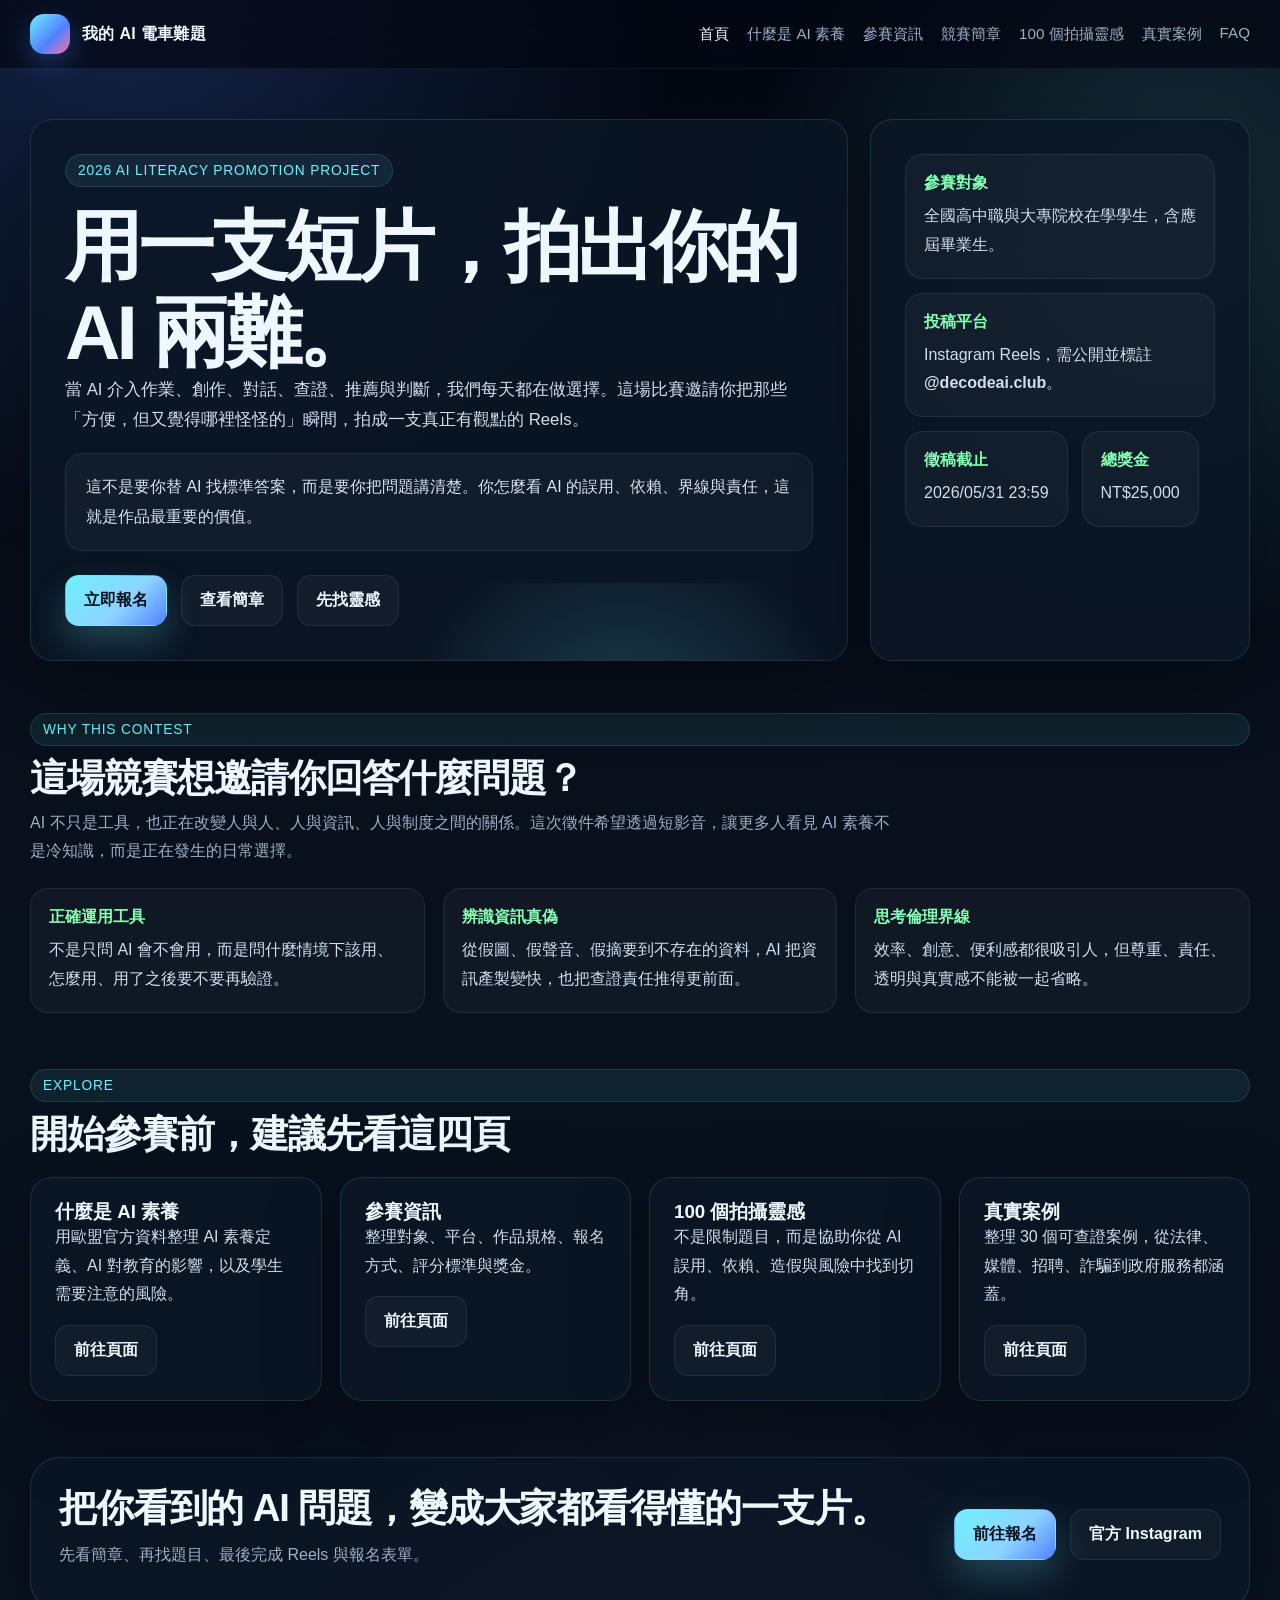
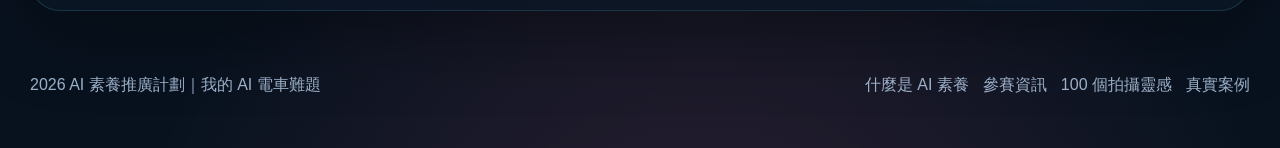
<file: index.html>
<!DOCTYPE html>
<html lang="zh-Hant">
<head>
  <meta charset="UTF-8">
  <meta name="viewport" content="width=device-width, initial-scale=1.0">
  <title>我的 AI 電車難題｜校園創意短片徵稿大賽</title>
  <meta name="description" content="2026 AI 素養推廣計劃短影音競賽官網。用一支 Reels，拍出你對 AI 倫理、誤用風險與真實世界判斷的觀點。">
  <script async src="https://www.googletagmanager.com/gtag/js?id=G-EQXL71C66C"></script>
  <script>
    window.dataLayer = window.dataLayer || [];
    function gtag(){dataLayer.push(arguments);}
    gtag('js', new Date());
    gtag('config', 'G-EQXL71C66C');
  </script>
  <link rel="stylesheet" href="styles.css">
  <script defer src="analytics.js"></script>
</head>
<body>
  <nav class="nav">
    <div class="container nav__inner">
      <a class="brand" href="index.html">
        <div class="brand__mark"></div>
        <span>我的 AI 電車難題</span>
      </a>
      <div class="nav__links">
        <a class="is-active" href="index.html">首頁</a>
        <a href="ai-literacy.html">什麼是 AI 素養</a>
        <a href="rules.html">參賽資訊</a>
        <a href="brief.html">競賽簡章</a>
        <a href="ideas.html">100 個拍攝靈感</a>
        <a href="cases.html">真實案例</a>
        <a href="faq.html">FAQ</a>
      </div>
    </div>
  </nav>

  <header class="page-hero">
    <div class="container hero-grid">
      <section class="hero-card">
        <div class="eyebrow">2026 AI Literacy Promotion Project</div>
        <h1>用一支短片，拍出你的 AI 兩難。</h1>
        <p class="lead">
          當 AI 介入作業、創作、對話、查證、推薦與判斷，我們每天都在做選擇。這場比賽邀請你把那些「方便，但又覺得哪裡怪怪的」瞬間，拍成一支真正有觀點的 Reels。
        </p>
        <div class="hero-quote">
          這不是要你替 AI 找標準答案，而是要你把問題講清楚。你怎麼看 AI 的誤用、依賴、界線與責任，這就是作品最重要的價值。
        </div>
        <div class="btn-row">
          <a class="btn btn--primary" href="https://docs.google.com/forms/d/e/1FAIpQLSfkZITrXMh79MGEy0dctKL2eAKT69iFvFsRBcWh_dK8y5iiig/viewform?usp=dialog" target="_blank" rel="noreferrer">立即報名</a>
          <a class="btn btn--ghost" href="brief.html">查看簡章</a>
          <a class="btn btn--ghost" href="ideas.html">先找靈感</a>
        </div>
      </section>

      <aside class="side-card">
        <div class="metrics">
          <div class="metric-card">
            <strong>參賽對象</strong>
            <p>全國高中職與大專院校在學學生，含應屆畢業生。</p>
          </div>
          <div class="metric-card">
            <strong>投稿平台</strong>
            <p>Instagram Reels，需公開並標註 <b>@decodeai.club</b>。</p>
          </div>
          <div class="metric-card">
            <strong>徵稿截止</strong>
            <p>2026/05/31 23:59</p>
          </div>
          <div class="metric-card">
            <strong>總獎金</strong>
            <p>NT$25,000</p>
          </div>
        </div>
      </aside>
    </div>
  </header>

  <main>
    <section>
      <div class="container">
        <div class="section-head">
          <div class="eyebrow">Why This Contest</div>
          <h2>這場競賽想邀請你回答什麼問題？</h2>
          <p>AI 不只是工具，也正在改變人與人、人與資訊、人與制度之間的關係。這次徵件希望透過短影音，讓更多人看見 AI 素養不是冷知識，而是正在發生的日常選擇。</p>
        </div>

        <div class="grid-3">
          <article class="mini-card">
            <strong>正確運用工具</strong>
            <p>不是只問 AI 會不會用，而是問什麼情境下該用、怎麼用、用了之後要不要再驗證。</p>
          </article>
          <article class="mini-card">
            <strong>辨識資訊真偽</strong>
            <p>從假圖、假聲音、假摘要到不存在的資料，AI 把資訊產製變快，也把查證責任推得更前面。</p>
          </article>
          <article class="mini-card">
            <strong>思考倫理界線</strong>
            <p>效率、創意、便利感都很吸引人，但尊重、責任、透明與真實感不能被一起省略。</p>
          </article>
        </div>
      </div>
    </section>

    <section>
      <div class="container">
        <div class="section-head">
          <div class="eyebrow">Explore</div>
          <h2>開始參賽前，建議先看這四頁</h2>
        </div>

        <div class="grid-4">
          <article class="list-card">
            <h3>什麼是 AI 素養</h3>
            <p>用歐盟官方資料整理 AI 素養定義、AI 對教育的影響，以及學生需要注意的風險。</p>
            <div class="btn-row" style="margin-top:16px;">
              <a class="btn btn--ghost" href="ai-literacy.html">前往頁面</a>
            </div>
          </article>
          <article class="list-card">
            <h3>參賽資訊</h3>
            <p>整理對象、平台、作品規格、報名方式、評分標準與獎金。</p>
            <div class="btn-row" style="margin-top:16px;">
              <a class="btn btn--ghost" href="rules.html">前往頁面</a>
            </div>
          </article>
          <article class="list-card">
            <h3>100 個拍攝靈感</h3>
            <p>不是限制題目，而是協助你從 AI 誤用、依賴、造假與風險中找到切角。</p>
            <div class="btn-row" style="margin-top:16px;">
              <a class="btn btn--ghost" href="ideas.html">前往頁面</a>
            </div>
          </article>
          <article class="list-card">
            <h3>真實案例</h3>
            <p>整理 30 個可查證案例，從法律、媒體、招聘、詐騙到政府服務都涵蓋。</p>
            <div class="btn-row" style="margin-top:16px;">
              <a class="btn btn--ghost" href="cases.html">前往頁面</a>
            </div>
          </article>
        </div>
      </div>
    </section>

    <section>
      <div class="container">
        <div class="cta-band">
          <div>
            <h2>把你看到的 AI 問題，變成大家都看得懂的一支片。</h2>
            <p class="muted">先看簡章、再找題目、最後完成 Reels 與報名表單。</p>
          </div>
          <div class="btn-row">
            <a class="btn btn--primary" href="https://docs.google.com/forms/d/e/1FAIpQLSfkZITrXMh79MGEy0dctKL2eAKT69iFvFsRBcWh_dK8y5iiig/viewform?usp=dialog" target="_blank" rel="noreferrer">前往報名</a>
            <a class="btn btn--ghost" href="https://www.instagram.com/decodeai.club/" target="_blank" rel="noreferrer">官方 Instagram</a>
          </div>
        </div>
      </div>
    </section>
  </main>

  <footer class="footer">
    <div class="container footer__inner">
      <div>2026 AI 素養推廣計劃｜我的 AI 電車難題</div>
      <div class="footer-links">
        <a href="ai-literacy.html">什麼是 AI 素養</a>
        <a href="rules.html">參賽資訊</a>
        <a href="ideas.html">100 個拍攝靈感</a>
        <a href="cases.html">真實案例</a>
      </div>
    </div>
  </footer>
</body>
</html>
</file>
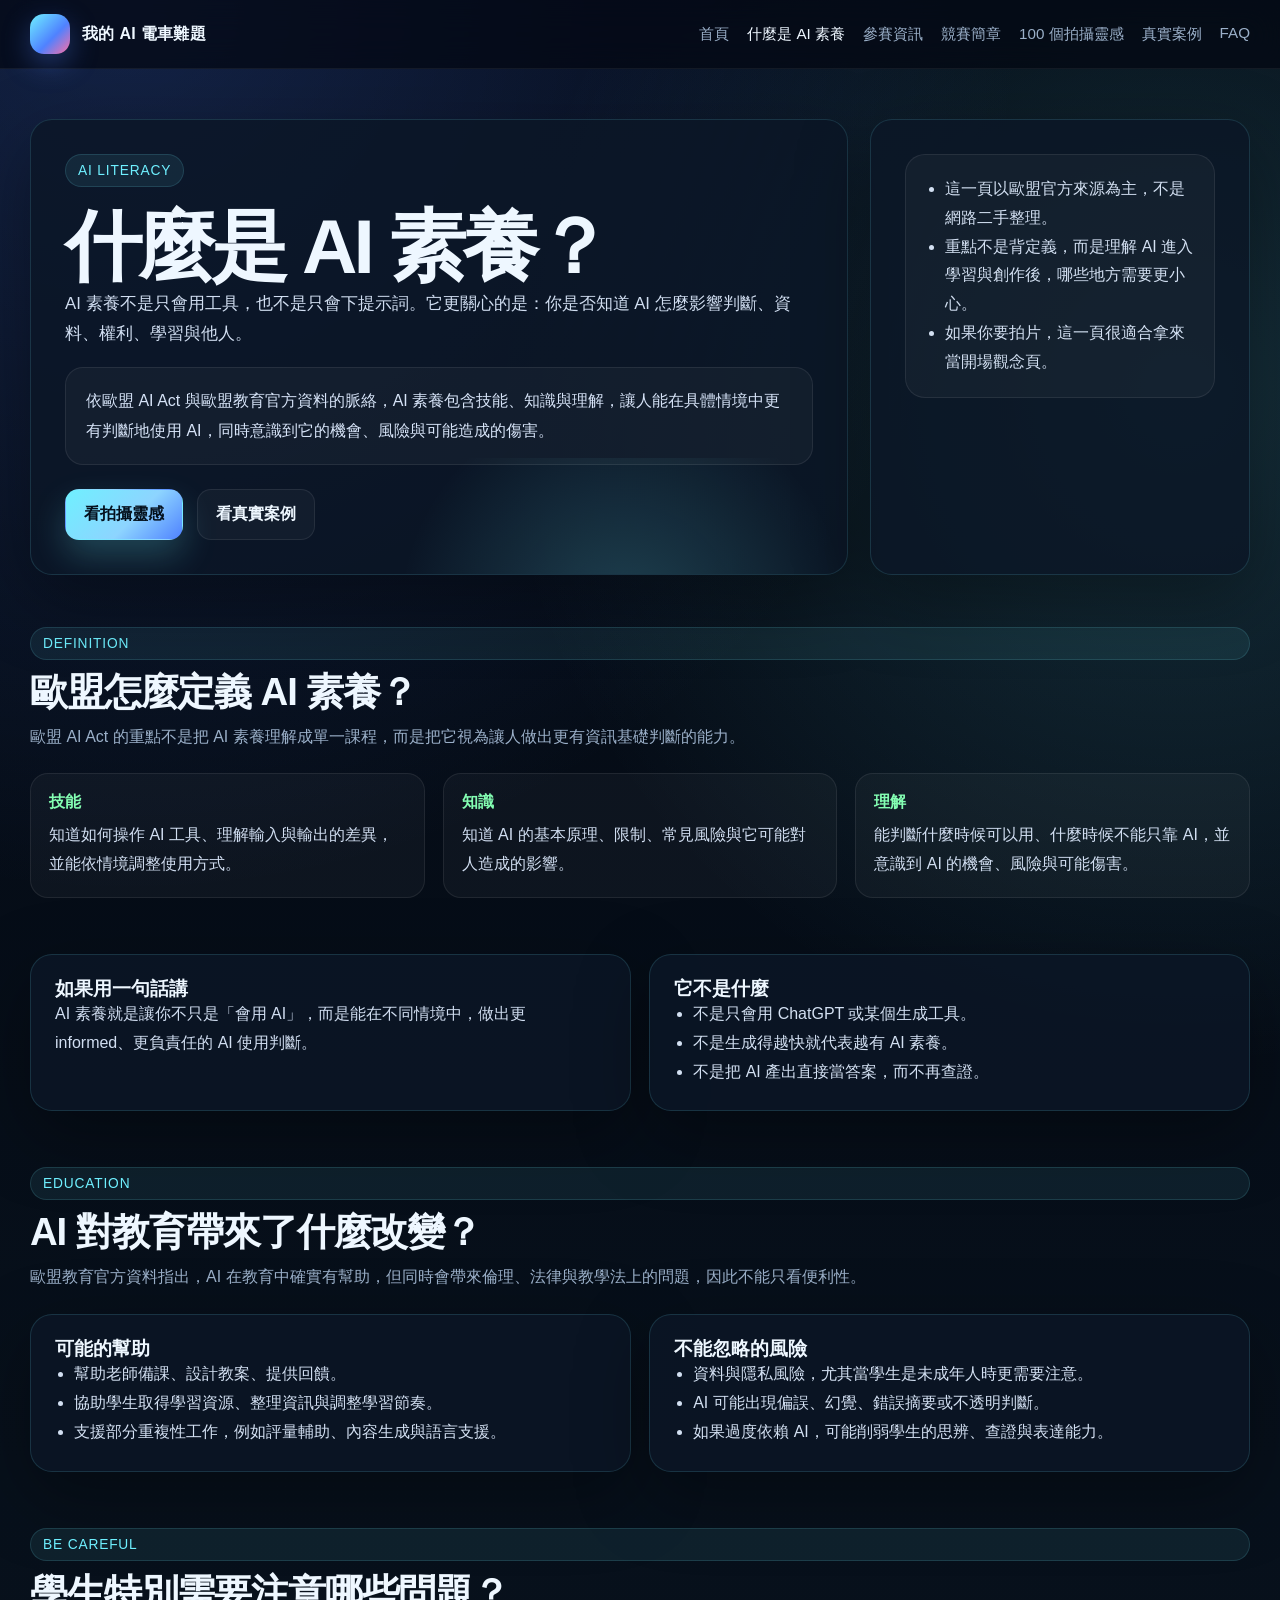
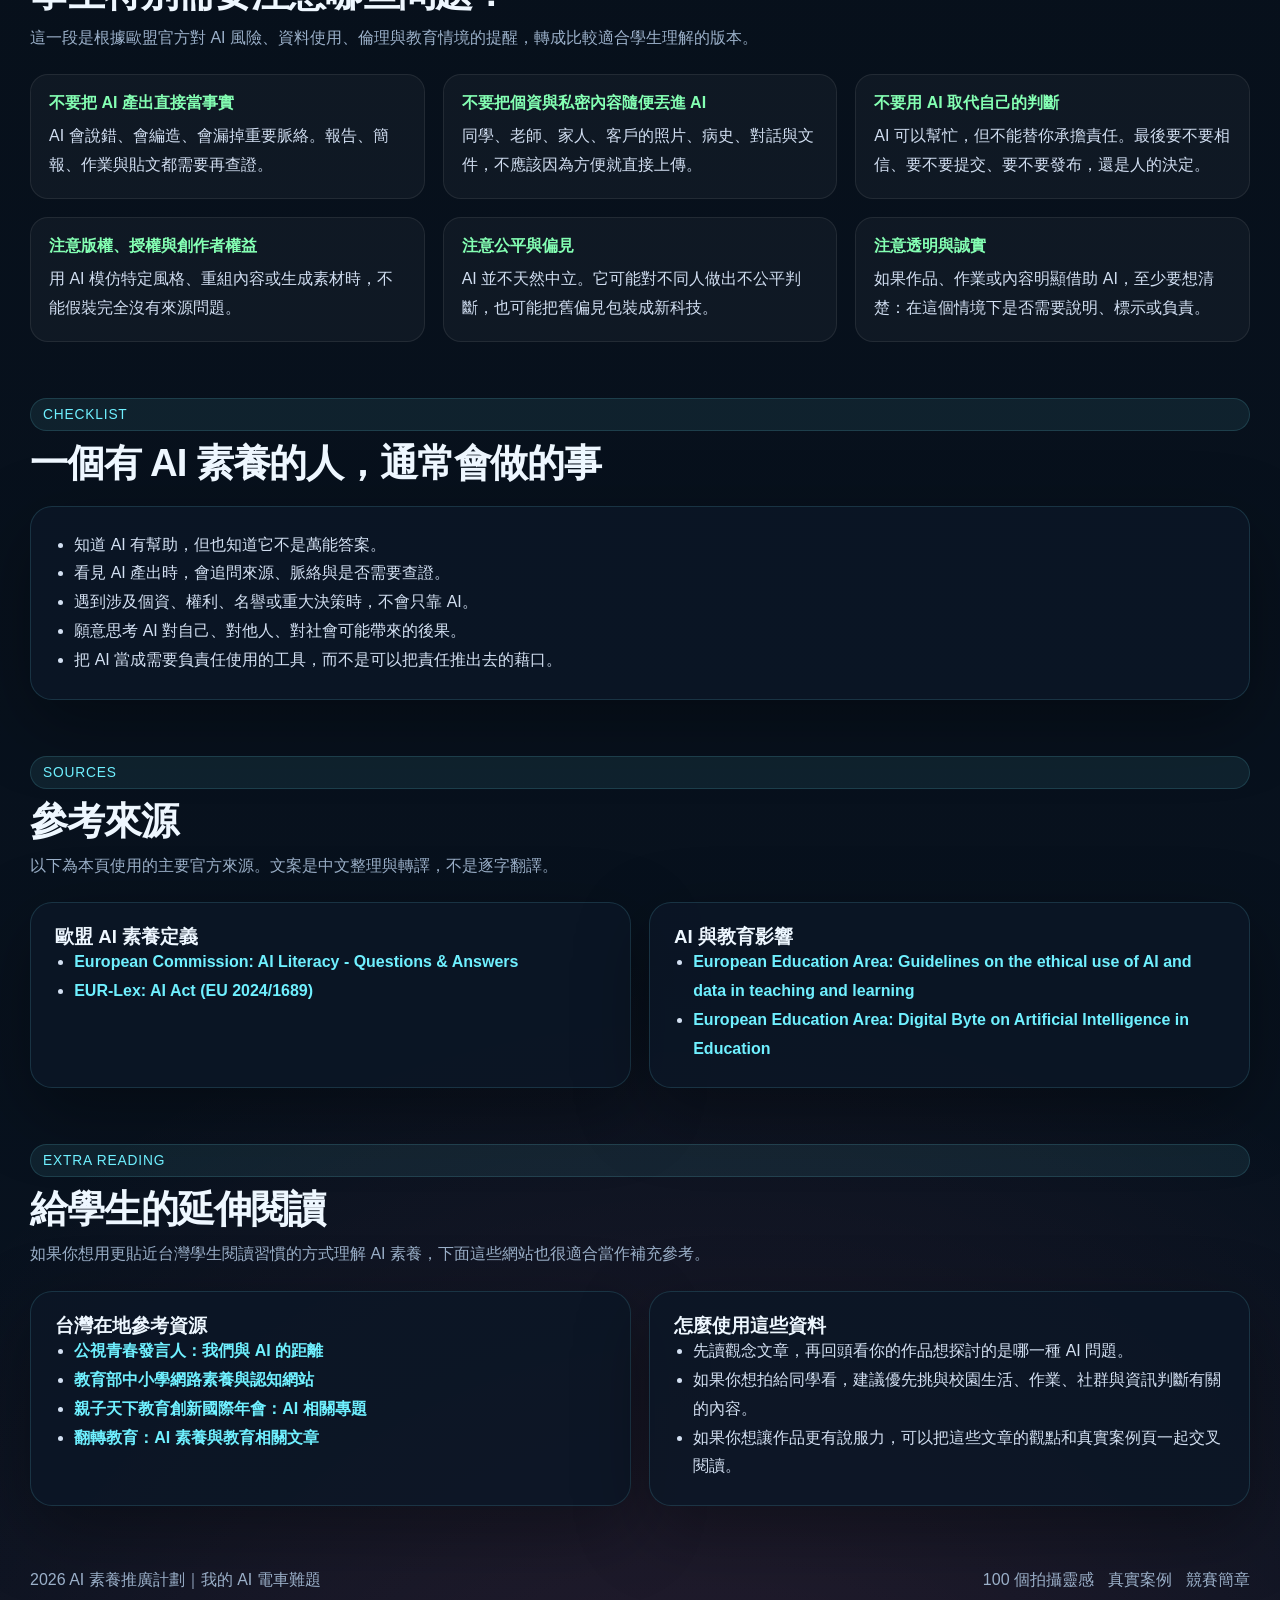
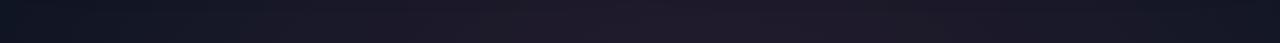
<file: ai-literacy.html>
<!DOCTYPE html>
<html lang="zh-Hant">
<head>
  <meta charset="UTF-8">
  <meta name="viewport" content="width=device-width, initial-scale=1.0">
  <title>什麼是 AI 素養｜我的 AI 電車難題</title>
  <meta name="description" content="根據歐盟官方資料整理 AI 素養的定義、AI 對教育的影響，以及在學習與創作中應注意的風險。">
  <script async src="https://www.googletagmanager.com/gtag/js?id=G-EQXL71C66C"></script>
  <script>
    window.dataLayer = window.dataLayer || [];
    function gtag(){dataLayer.push(arguments);}
    gtag('js', new Date());
    gtag('config', 'G-EQXL71C66C');
  </script>
  <link rel="stylesheet" href="styles.css">
  <script defer src="analytics.js"></script>
</head>
<body>
  <nav class="nav">
    <div class="container nav__inner">
      <a class="brand" href="index.html">
        <div class="brand__mark"></div>
        <span>我的 AI 電車難題</span>
      </a>
      <div class="nav__links">
        <a href="index.html">首頁</a>
        <a class="is-active" href="ai-literacy.html">什麼是 AI 素養</a>
        <a href="rules.html">參賽資訊</a>
        <a href="brief.html">競賽簡章</a>
        <a href="ideas.html">100 個拍攝靈感</a>
        <a href="cases.html">真實案例</a>
        <a href="faq.html">FAQ</a>
      </div>
    </div>
  </nav>

  <header class="page-hero">
    <div class="container hero-grid">
      <section class="hero-card">
        <div class="eyebrow">AI Literacy</div>
        <h1>什麼是 AI 素養？</h1>
        <p class="lead">
          AI 素養不是只會用工具，也不是只會下提示詞。它更關心的是：你是否知道 AI 怎麼影響判斷、資料、權利、學習與他人。
        </p>
        <div class="hero-quote">
          依歐盟 AI Act 與歐盟教育官方資料的脈絡，AI 素養包含技能、知識與理解，讓人能在具體情境中更有判斷地使用 AI，同時意識到它的機會、風險與可能造成的傷害。
        </div>
        <div class="btn-row">
          <a class="btn btn--primary" href="ideas.html">看拍攝靈感</a>
          <a class="btn btn--ghost" href="cases.html">看真實案例</a>
        </div>
      </section>
      <aside class="side-card">
        <div class="note-box">
          <ul>
            <li>這一頁以歐盟官方來源為主，不是網路二手整理。</li>
            <li>重點不是背定義，而是理解 AI 進入學習與創作後，哪些地方需要更小心。</li>
            <li>如果你要拍片，這一頁很適合拿來當開場觀念頁。</li>
          </ul>
        </div>
      </aside>
    </div>
  </header>

  <main>
    <section>
      <div class="container">
        <div class="section-head">
          <div class="eyebrow">Definition</div>
          <h2>歐盟怎麼定義 AI 素養？</h2>
          <p>歐盟 AI Act 的重點不是把 AI 素養理解成單一課程，而是把它視為讓人做出更有資訊基礎判斷的能力。</p>
        </div>
        <div class="grid-3">
          <article class="mini-card">
            <strong>技能</strong>
            <p>知道如何操作 AI 工具、理解輸入與輸出的差異，並能依情境調整使用方式。</p>
          </article>
          <article class="mini-card">
            <strong>知識</strong>
            <p>知道 AI 的基本原理、限制、常見風險與它可能對人造成的影響。</p>
          </article>
          <article class="mini-card">
            <strong>理解</strong>
            <p>能判斷什麼時候可以用、什麼時候不能只靠 AI，並意識到 AI 的機會、風險與可能傷害。</p>
          </article>
        </div>
      </div>
    </section>

    <section>
      <div class="container">
        <div class="grid-2">
          <article class="list-card">
            <h3>如果用一句話講</h3>
            <p>AI 素養就是讓你不只是「會用 AI」，而是能在不同情境中，做出更 informed、更負責任的 AI 使用判斷。</p>
          </article>
          <article class="list-card">
            <h3>它不是什麼</h3>
            <ul>
              <li>不是只會用 ChatGPT 或某個生成工具。</li>
              <li>不是生成得越快就代表越有 AI 素養。</li>
              <li>不是把 AI 產出直接當答案，而不再查證。</li>
            </ul>
          </article>
        </div>
      </div>
    </section>

    <section>
      <div class="container">
        <div class="section-head">
          <div class="eyebrow">Education</div>
          <h2>AI 對教育帶來了什麼改變？</h2>
          <p>歐盟教育官方資料指出，AI 在教育中確實有幫助，但同時會帶來倫理、法律與教學法上的問題，因此不能只看便利性。</p>
        </div>
        <div class="grid-2">
          <article class="list-card">
            <h3>可能的幫助</h3>
            <ul>
              <li>幫助老師備課、設計教案、提供回饋。</li>
              <li>協助學生取得學習資源、整理資訊與調整學習節奏。</li>
              <li>支援部分重複性工作，例如評量輔助、內容生成與語言支援。</li>
            </ul>
          </article>
          <article class="list-card">
            <h3>不能忽略的風險</h3>
            <ul>
              <li>資料與隱私風險，尤其當學生是未成年人時更需要注意。</li>
              <li>AI 可能出現偏誤、幻覺、錯誤摘要或不透明判斷。</li>
              <li>如果過度依賴 AI，可能削弱學生的思辨、查證與表達能力。</li>
            </ul>
          </article>
        </div>
      </div>
    </section>

    <section>
      <div class="container">
        <div class="section-head">
          <div class="eyebrow">Be Careful</div>
          <h2>學生特別需要注意哪些問題？</h2>
          <p>這一段是根據歐盟官方對 AI 風險、資料使用、倫理與教育情境的提醒，轉成比較適合學生理解的版本。</p>
        </div>
        <div class="grid-3">
          <article class="mini-card">
            <strong>不要把 AI 產出直接當事實</strong>
            <p>AI 會說錯、會編造、會漏掉重要脈絡。報告、簡報、作業與貼文都需要再查證。</p>
          </article>
          <article class="mini-card">
            <strong>不要把個資與私密內容隨便丟進 AI</strong>
            <p>同學、老師、家人、客戶的照片、病史、對話與文件，不應該因為方便就直接上傳。</p>
          </article>
          <article class="mini-card">
            <strong>不要用 AI 取代自己的判斷</strong>
            <p>AI 可以幫忙，但不能替你承擔責任。最後要不要相信、要不要提交、要不要發布，還是人的決定。</p>
          </article>
          <article class="mini-card">
            <strong>注意版權、授權與創作者權益</strong>
            <p>用 AI 模仿特定風格、重組內容或生成素材時，不能假裝完全沒有來源問題。</p>
          </article>
          <article class="mini-card">
            <strong>注意公平與偏見</strong>
            <p>AI 並不天然中立。它可能對不同人做出不公平判斷，也可能把舊偏見包裝成新科技。</p>
          </article>
          <article class="mini-card">
            <strong>注意透明與誠實</strong>
            <p>如果作品、作業或內容明顯借助 AI，至少要想清楚：在這個情境下是否需要說明、標示或負責。</p>
          </article>
        </div>
      </div>
    </section>

    <section>
      <div class="container">
        <div class="section-head">
          <div class="eyebrow">Checklist</div>
          <h2>一個有 AI 素養的人，通常會做的事</h2>
        </div>
        <div class="list-card">
          <ul>
            <li>知道 AI 有幫助，但也知道它不是萬能答案。</li>
            <li>看見 AI 產出時，會追問來源、脈絡與是否需要查證。</li>
            <li>遇到涉及個資、權利、名譽或重大決策時，不會只靠 AI。</li>
            <li>願意思考 AI 對自己、對他人、對社會可能帶來的後果。</li>
            <li>把 AI 當成需要負責任使用的工具，而不是可以把責任推出去的藉口。</li>
          </ul>
        </div>
      </div>
    </section>

    <section>
      <div class="container">
        <div class="section-head">
          <div class="eyebrow">Sources</div>
          <h2>參考來源</h2>
          <p>以下為本頁使用的主要官方來源。文案是中文整理與轉譯，不是逐字翻譯。</p>
        </div>
        <div class="grid-2">
          <article class="list-card">
            <h3>歐盟 AI 素養定義</h3>
            <ul>
              <li><a class="source-link" href="https://digital-strategy.ec.europa.eu/en/faqs/ai-literacy-questions-answers" target="_blank" rel="noreferrer">European Commission: AI Literacy - Questions & Answers</a></li>
              <li><a class="source-link" href="https://eur-lex.europa.eu/legal-content/AUTO/?qid=1771949127312&rid=5&uri=CELEX%3A32024R1689" target="_blank" rel="noreferrer">EUR-Lex: AI Act (EU 2024/1689)</a></li>
            </ul>
          </article>
          <article class="list-card">
            <h3>AI 與教育影響</h3>
            <ul>
              <li><a class="source-link" href="https://education.ec.europa.eu/focus-topics/digital-education/actions/plan/ethical-guidelines-for-educators-on-using-artificial-intelligence" target="_blank" rel="noreferrer">European Education Area: Guidelines on the ethical use of AI and data in teaching and learning</a></li>
              <li><a class="source-link" href="https://education.ec.europa.eu/news/digital-byte-on-artificial-intelligence-in-education" target="_blank" rel="noreferrer">European Education Area: Digital Byte on Artificial Intelligence in Education</a></li>
            </ul>
          </article>
        </div>
      </div>
    </section>

    <section>
      <div class="container">
        <div class="section-head">
          <div class="eyebrow">Extra Reading</div>
          <h2>給學生的延伸閱讀</h2>
          <p>如果你想用更貼近台灣學生閱讀習慣的方式理解 AI 素養，下面這些網站也很適合當作補充參考。</p>
        </div>
        <div class="grid-2">
          <article class="list-card">
            <h3>台灣在地參考資源</h3>
            <ul>
              <li><a class="source-link" data-ai-literacy-link href="https://www.ptskids.tw/article/ptsyouthnewsthedistancebetweenaiandus-67c03fd71791a" target="_blank" rel="noreferrer">公視青春發言人：我們與 AI 的距離</a></li>
              <li><a class="source-link" data-ai-literacy-link href="https://eliteracy.edu.tw/" target="_blank" rel="noreferrer">教育部中小學網路素養與認知網站</a></li>
              <li><a class="source-link" data-ai-literacy-link href="https://edu.parenting.com.tw/eduinnohub_ai_tc-1787" target="_blank" rel="noreferrer">親子天下教育創新國際年會：AI 相關專題</a></li>
              <li><a class="source-link" data-ai-literacy-link href="https://flipedu.parenting.com.tw/article/009688" target="_blank" rel="noreferrer">翻轉教育：AI 素養與教育相關文章</a></li>
            </ul>
          </article>
          <article class="list-card">
            <h3>怎麼使用這些資料</h3>
            <ul>
              <li>先讀觀念文章，再回頭看你的作品想探討的是哪一種 AI 問題。</li>
              <li>如果你想拍給同學看，建議優先挑與校園生活、作業、社群與資訊判斷有關的內容。</li>
              <li>如果你想讓作品更有說服力，可以把這些文章的觀點和真實案例頁一起交叉閱讀。</li>
            </ul>
          </article>
        </div>
      </div>
    </section>
  </main>

  <footer class="footer">
    <div class="container footer__inner">
      <div>2026 AI 素養推廣計劃｜我的 AI 電車難題</div>
      <div class="footer-links">
        <a href="ideas.html">100 個拍攝靈感</a>
        <a href="cases.html">真實案例</a>
        <a href="brief.html">競賽簡章</a>
      </div>
    </div>
  </footer>
</body>
</html>
</file>
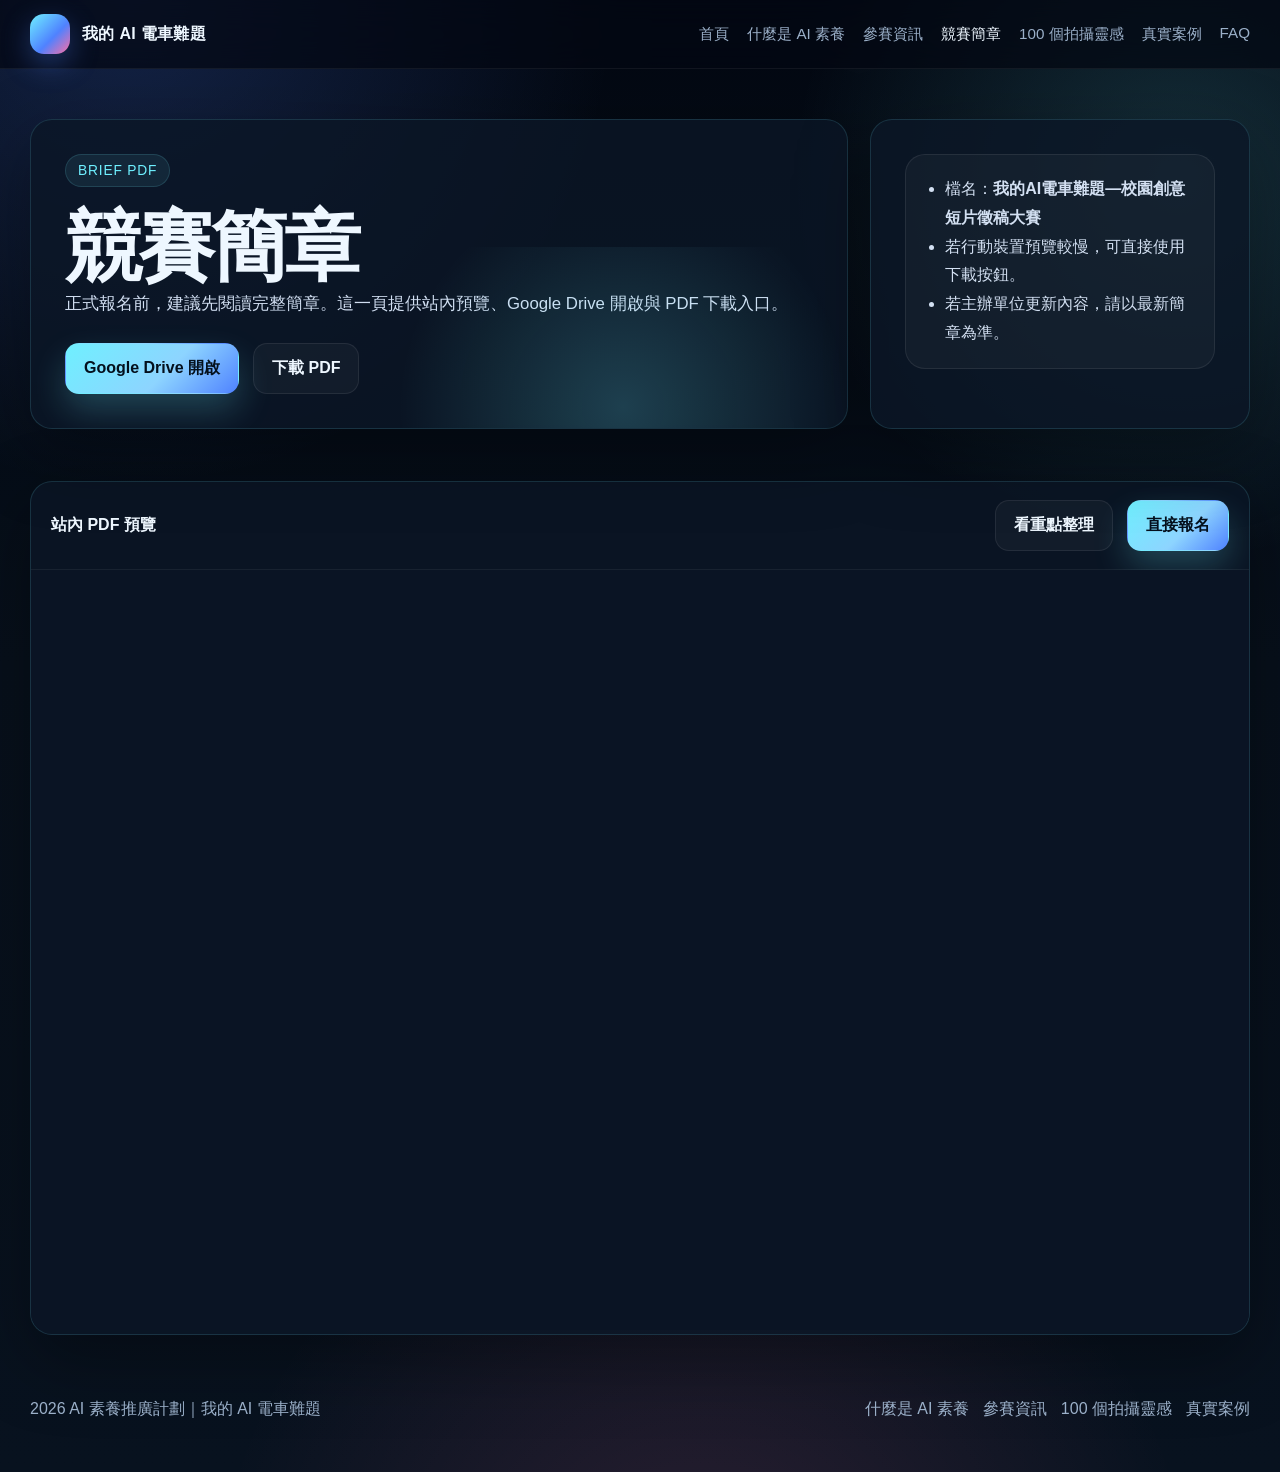
<file: brief.html>
<!DOCTYPE html>
<html lang="zh-Hant">
<head>
  <meta charset="UTF-8">
  <meta name="viewport" content="width=device-width, initial-scale=1.0">
  <title>競賽簡章｜我的 AI 電車難題</title>
  <meta name="description" content="查看我的 AI 電車難題校園創意短片徵稿大賽的正式簡章 PDF。">
  <script async src="https://www.googletagmanager.com/gtag/js?id=G-EQXL71C66C"></script>
  <script>
    window.dataLayer = window.dataLayer || [];
    function gtag(){dataLayer.push(arguments);}
    gtag('js', new Date());
    gtag('config', 'G-EQXL71C66C');
  </script>
  <link rel="stylesheet" href="styles.css">
  <script defer src="analytics.js"></script>
</head>
<body>
  <nav class="nav">
    <div class="container nav__inner">
      <a class="brand" href="index.html">
        <div class="brand__mark"></div>
        <span>我的 AI 電車難題</span>
      </a>
      <div class="nav__links">
        <a href="index.html">首頁</a>
        <a href="ai-literacy.html">什麼是 AI 素養</a>
        <a href="rules.html">參賽資訊</a>
        <a class="is-active" href="brief.html">競賽簡章</a>
        <a href="ideas.html">100 個拍攝靈感</a>
        <a href="cases.html">真實案例</a>
        <a href="faq.html">FAQ</a>
      </div>
    </div>
  </nav>

  <header class="page-hero">
    <div class="container hero-grid">
      <section class="hero-card">
        <div class="eyebrow">Brief PDF</div>
        <h1>競賽簡章</h1>
        <p class="lead">正式報名前，建議先閱讀完整簡章。這一頁提供站內預覽、Google Drive 開啟與 PDF 下載入口。</p>
        <div class="btn-row" style="margin-top:24px;">
          <a class="btn btn--primary" href="https://drive.google.com/file/d/1320KETKnnv7J6INFeqv_a4XGK7BK0ILR/view" target="_blank" rel="noreferrer">Google Drive 開啟</a>
          <a class="btn btn--ghost" href="https://drive.usercontent.google.com/uc?id=1320KETKnnv7J6INFeqv_a4XGK7BK0ILR&export=download" target="_blank" rel="noreferrer">下載 PDF</a>
        </div>
      </section>
      <aside class="side-card">
        <div class="note-box">
          <ul>
            <li>檔名：<b>我的AI電車難題—校園創意短片徵稿大賽</b></li>
            <li>若行動裝置預覽較慢，可直接使用下載按鈕。</li>
            <li>若主辦單位更新內容，請以最新簡章為準。</li>
          </ul>
        </div>
      </aside>
    </div>
  </header>

  <main>
    <section>
      <div class="container">
        <div class="brief-frame">
          <div class="brief-toolbar">
            <strong>站內 PDF 預覽</strong>
            <div class="btn-row">
              <a class="btn btn--ghost" href="rules.html">看重點整理</a>
              <a class="btn btn--primary" href="https://docs.google.com/forms/d/e/1FAIpQLSfkZITrXMh79MGEy0dctKL2eAKT69iFvFsRBcWh_dK8y5iiig/viewform?usp=dialog" target="_blank" rel="noreferrer">直接報名</a>
            </div>
          </div>
          <iframe src="https://drive.google.com/file/d/1320KETKnnv7J6INFeqv_a4XGK7BK0ILR/preview" title="競賽簡章 PDF 預覽"></iframe>
        </div>
      </div>
    </section>
  </main>

  <footer class="footer">
    <div class="container footer__inner">
      <div>2026 AI 素養推廣計劃｜我的 AI 電車難題</div>
      <div class="footer-links">
        <a href="ai-literacy.html">什麼是 AI 素養</a>
        <a href="rules.html">參賽資訊</a>
        <a href="ideas.html">100 個拍攝靈感</a>
        <a href="cases.html">真實案例</a>
      </div>
    </div>
  </footer>
</body>
</html>
</file>
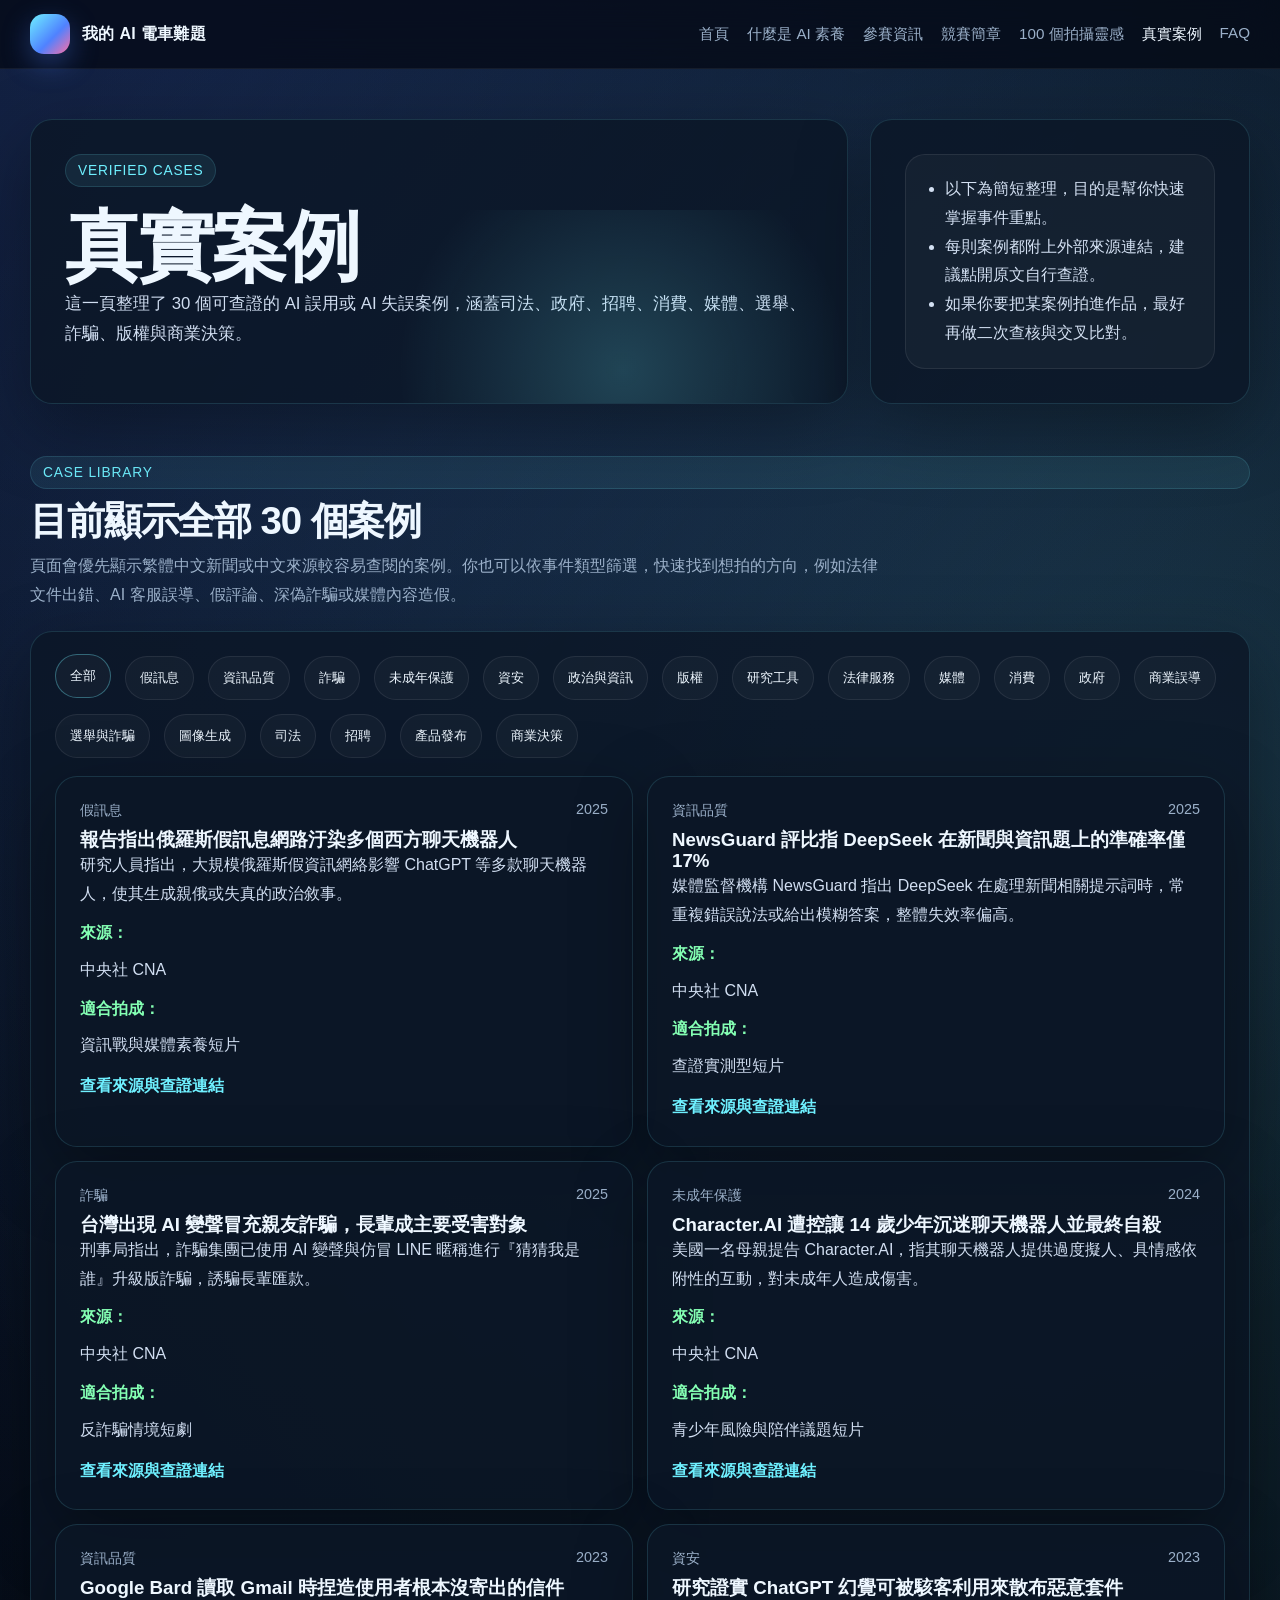
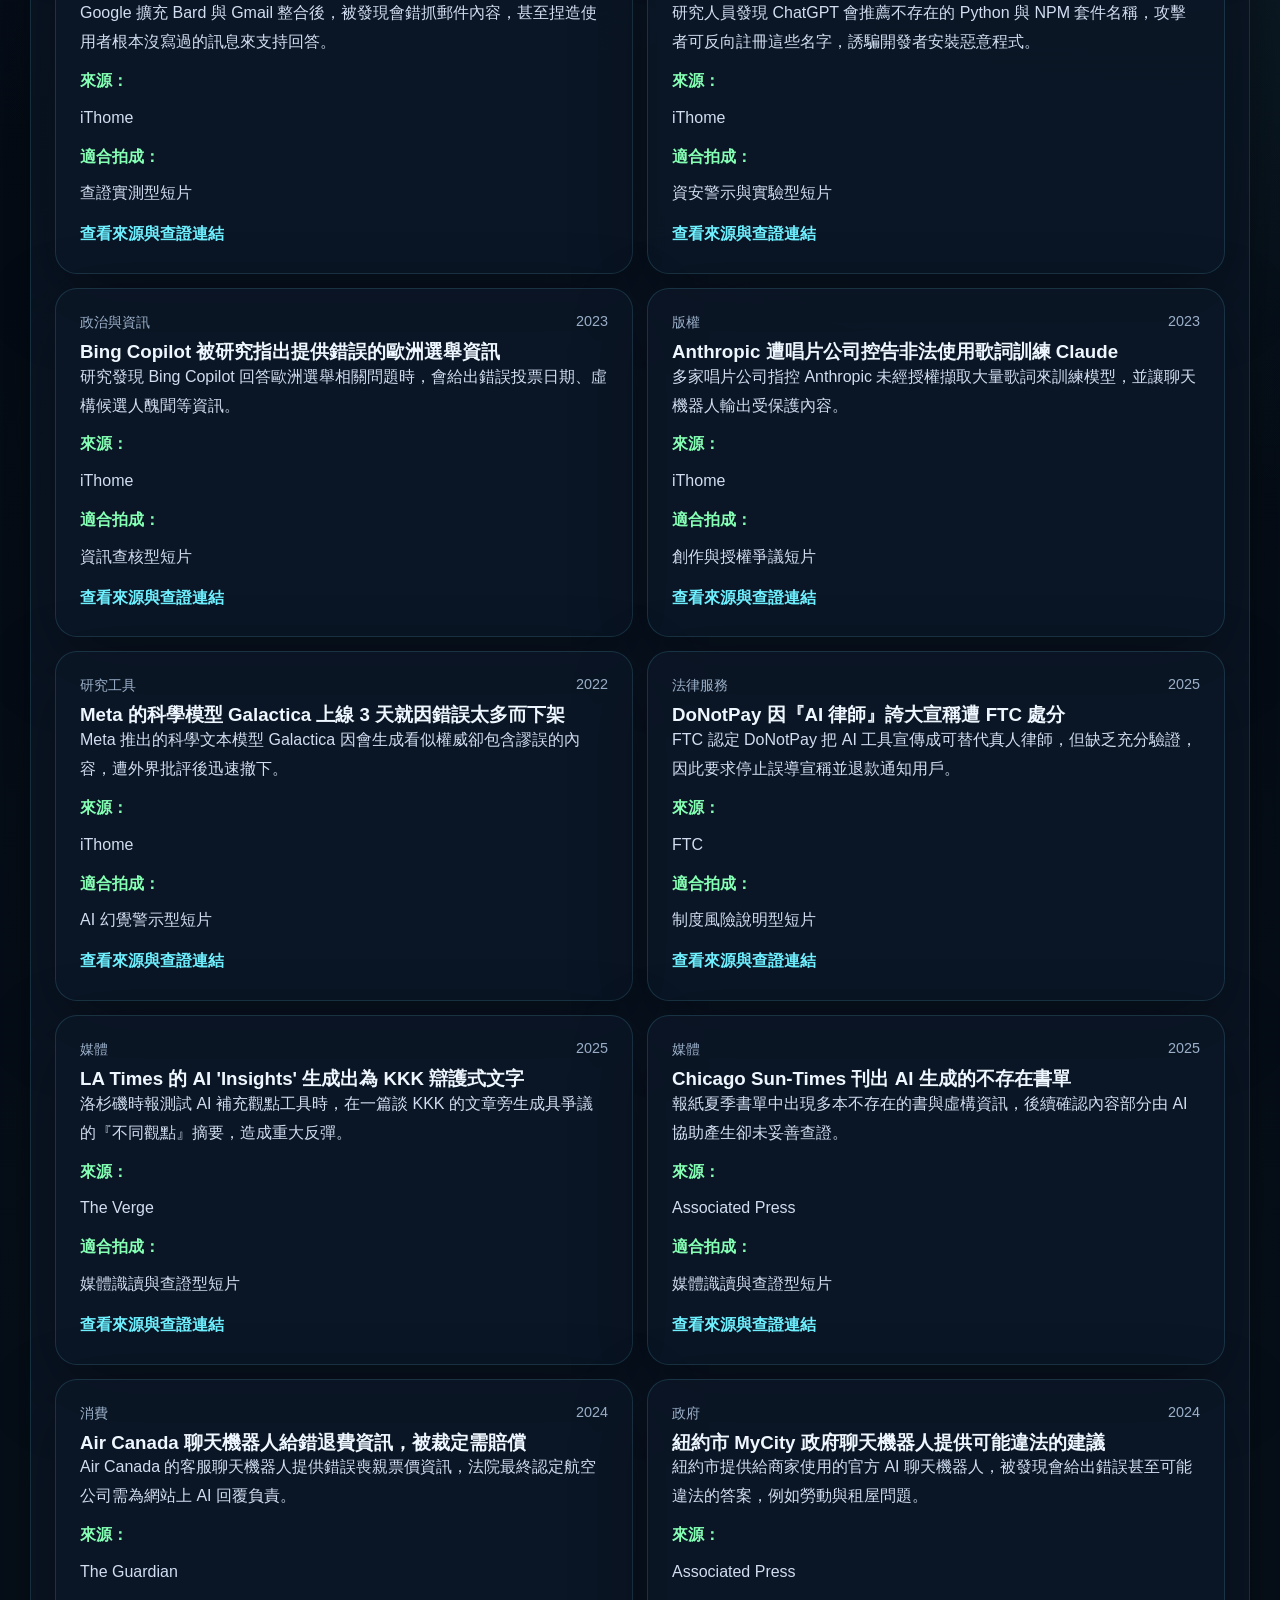
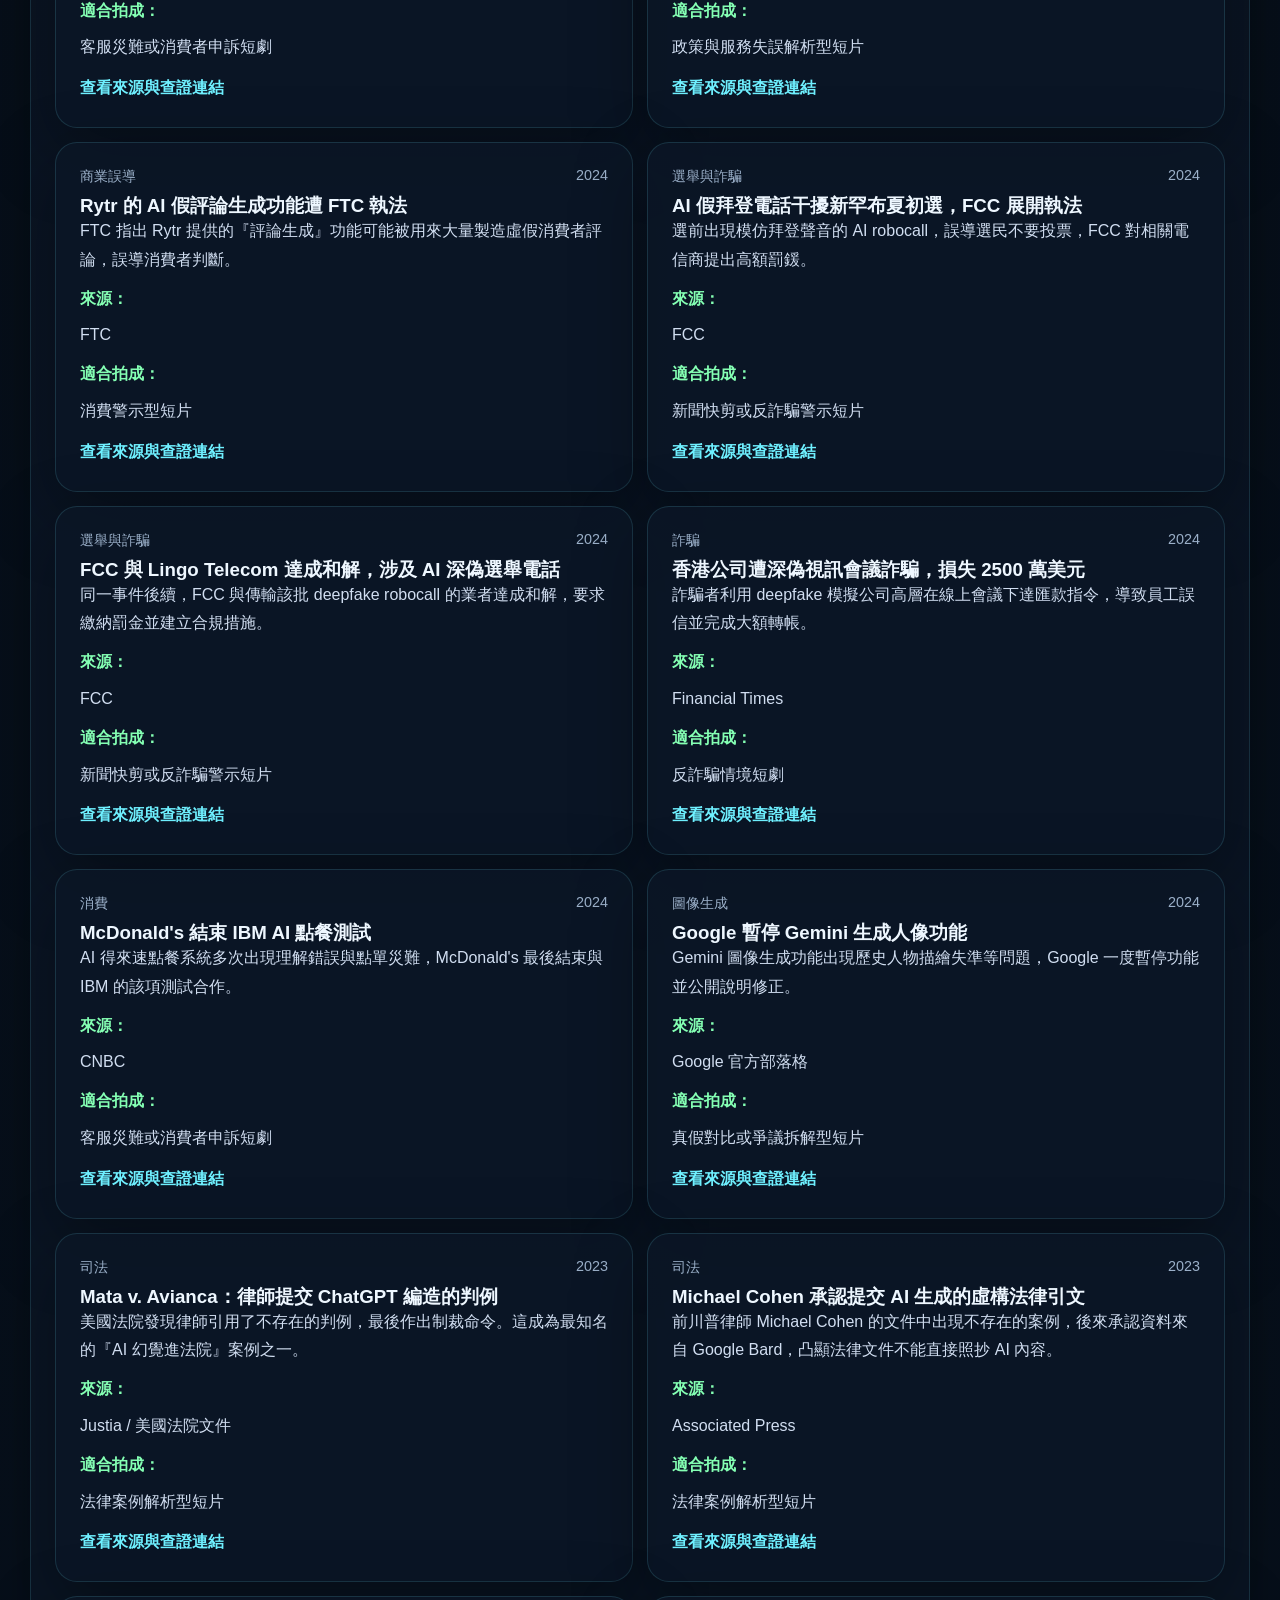
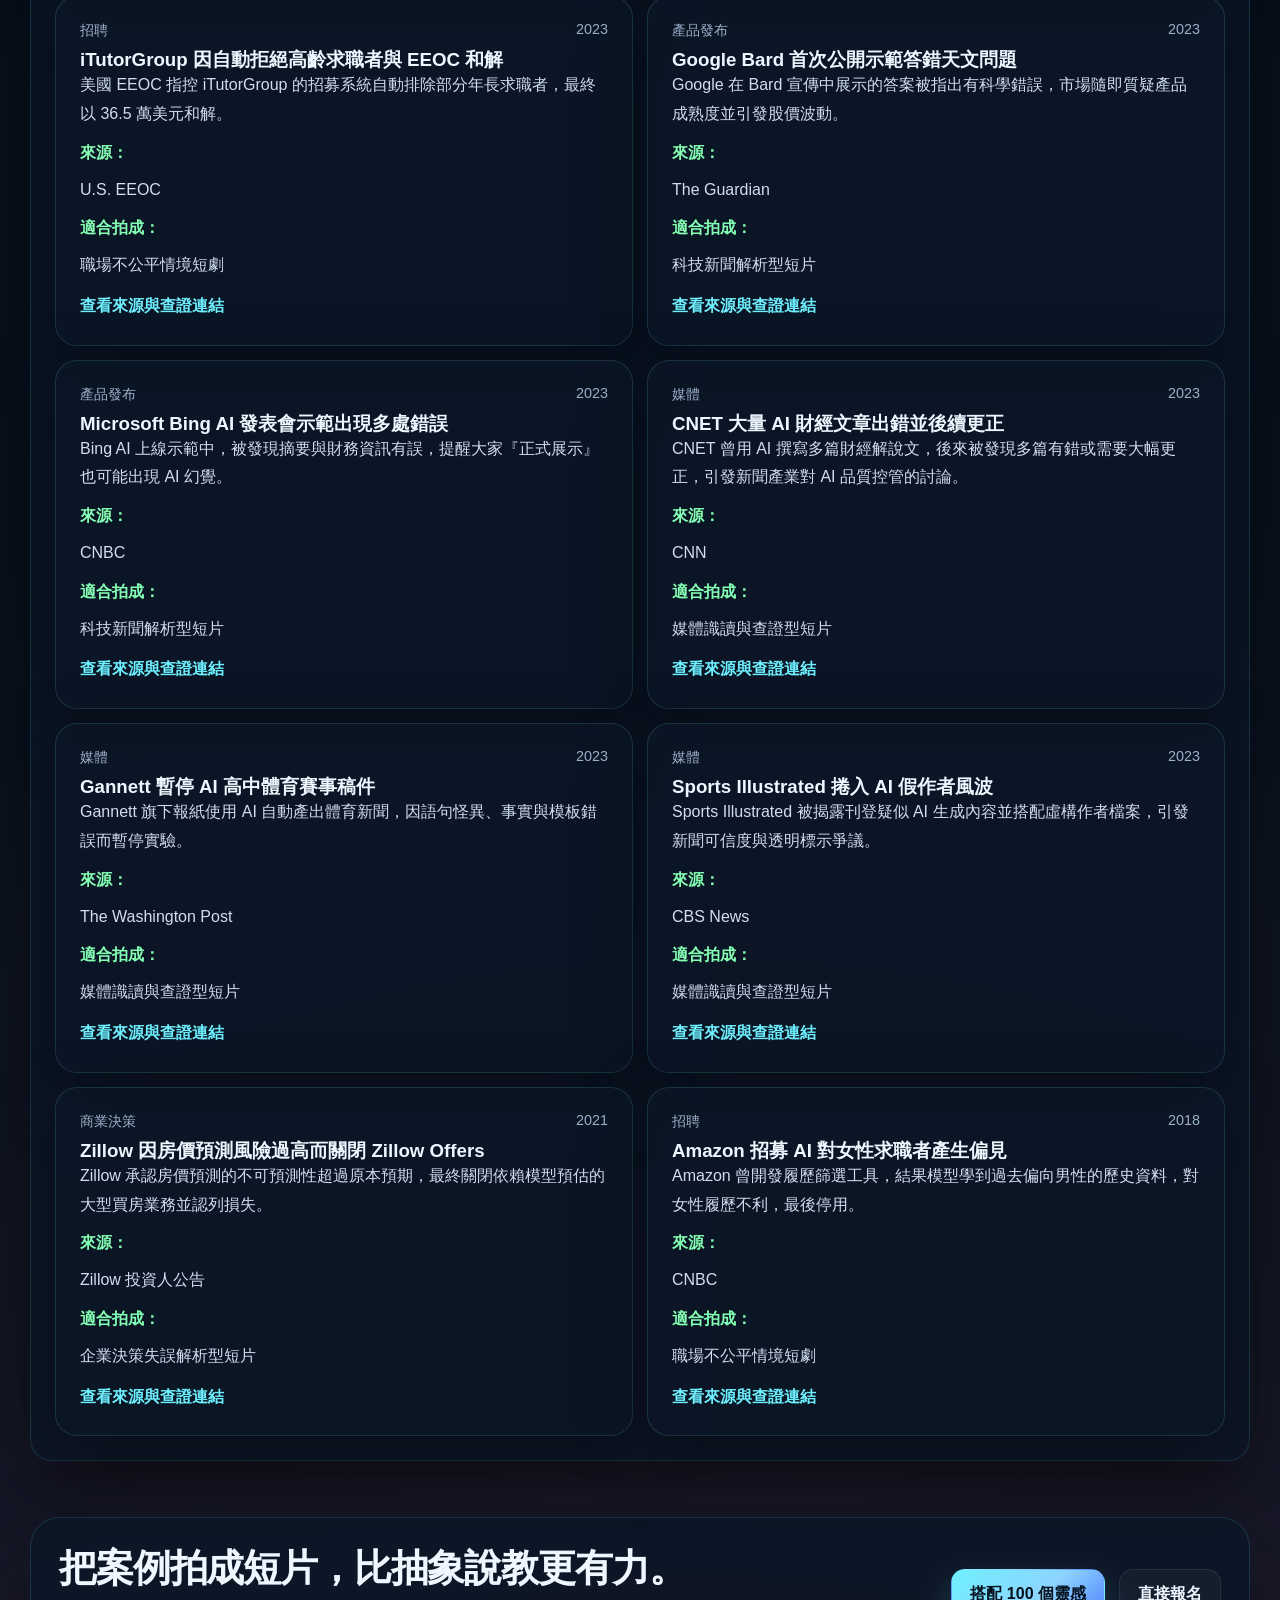
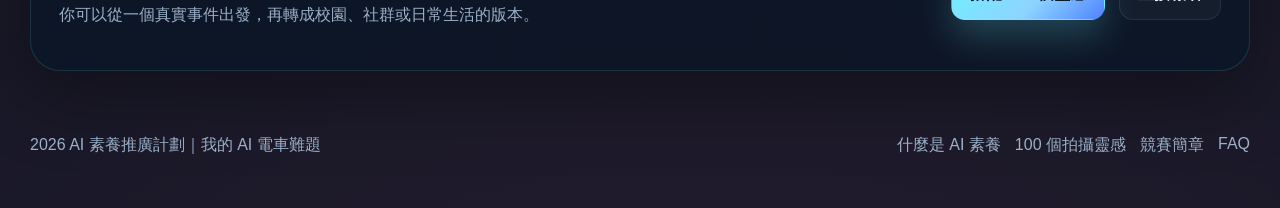
<file: cases.html>
<!DOCTYPE html>
<html lang="zh-Hant">
<head>
  <meta charset="UTF-8">
  <meta name="viewport" content="width=device-width, initial-scale=1.0">
  <title>真實案例｜我的 AI 電車難題</title>
  <meta name="description" content="整理 30 個真實 AI 誤用與 AI 失誤案例，附上外部連結供查證。">
  <script async src="https://www.googletagmanager.com/gtag/js?id=G-EQXL71C66C"></script>
  <script>
    window.dataLayer = window.dataLayer || [];
    function gtag(){dataLayer.push(arguments);}
    gtag('js', new Date());
    gtag('config', 'G-EQXL71C66C');
  </script>
  <link rel="stylesheet" href="styles.css">
  <script defer src="analytics.js"></script>
  <script defer src="data.js"></script>
  <script defer src="app.js"></script>
</head>
<body>
  <nav class="nav">
    <div class="container nav__inner">
      <a class="brand" href="index.html">
        <div class="brand__mark"></div>
        <span>我的 AI 電車難題</span>
      </a>
      <div class="nav__links">
        <a href="index.html">首頁</a>
        <a href="ai-literacy.html">什麼是 AI 素養</a>
        <a href="rules.html">參賽資訊</a>
        <a href="brief.html">競賽簡章</a>
        <a href="ideas.html">100 個拍攝靈感</a>
        <a class="is-active" href="cases.html">真實案例</a>
        <a href="faq.html">FAQ</a>
      </div>
    </div>
  </nav>

  <header class="page-hero">
    <div class="container hero-grid">
      <section class="hero-card">
        <div class="eyebrow">Verified Cases</div>
        <h1>真實案例</h1>
        <p class="lead">這一頁整理了 30 個可查證的 AI 誤用或 AI 失誤案例，涵蓋司法、政府、招聘、消費、媒體、選舉、詐騙、版權與商業決策。</p>
      </section>
      <aside class="side-card">
        <div class="note-box">
          <ul>
            <li>以下為簡短整理，目的是幫你快速掌握事件重點。</li>
            <li>每則案例都附上外部來源連結，建議點開原文自行查證。</li>
            <li>如果你要把某案例拍進作品，最好再做二次查核與交叉比對。</li>
          </ul>
        </div>
      </aside>
    </div>
  </header>

  <main>
    <section>
      <div class="container">
        <div class="section-head">
          <div class="eyebrow">Case Library</div>
          <h2 id="caseCount">目前顯示全部 30 個案例</h2>
          <p>頁面會優先顯示繁體中文新聞或中文來源較容易查閱的案例。你也可以依事件類型篩選，快速找到想拍的方向，例如法律文件出錯、AI 客服誤導、假評論、深偽詐騙或媒體內容造假。</p>
        </div>
        <div class="panel">
          <div class="filters" id="caseFilters"></div>
          <div class="case-grid" id="caseGrid"></div>
        </div>
      </div>
    </section>

    <section>
      <div class="container">
        <div class="cta-band">
          <div>
            <h2>把案例拍成短片，比抽象說教更有力。</h2>
            <p class="muted">你可以從一個真實事件出發，再轉成校園、社群或日常生活的版本。</p>
          </div>
          <div class="btn-row">
            <a class="btn btn--primary" href="ideas.html">搭配 100 個靈感</a>
            <a class="btn btn--ghost" href="https://docs.google.com/forms/d/e/1FAIpQLSfkZITrXMh79MGEy0dctKL2eAKT69iFvFsRBcWh_dK8y5iiig/viewform?usp=dialog" target="_blank" rel="noreferrer">直接報名</a>
          </div>
        </div>
      </div>
    </section>
  </main>

  <footer class="footer">
    <div class="container footer__inner">
      <div>2026 AI 素養推廣計劃｜我的 AI 電車難題</div>
      <div class="footer-links">
        <a href="ai-literacy.html">什麼是 AI 素養</a>
        <a href="ideas.html">100 個拍攝靈感</a>
        <a href="brief.html">競賽簡章</a>
        <a href="faq.html">FAQ</a>
      </div>
    </div>
  </footer>
</body>
</html>
</file>
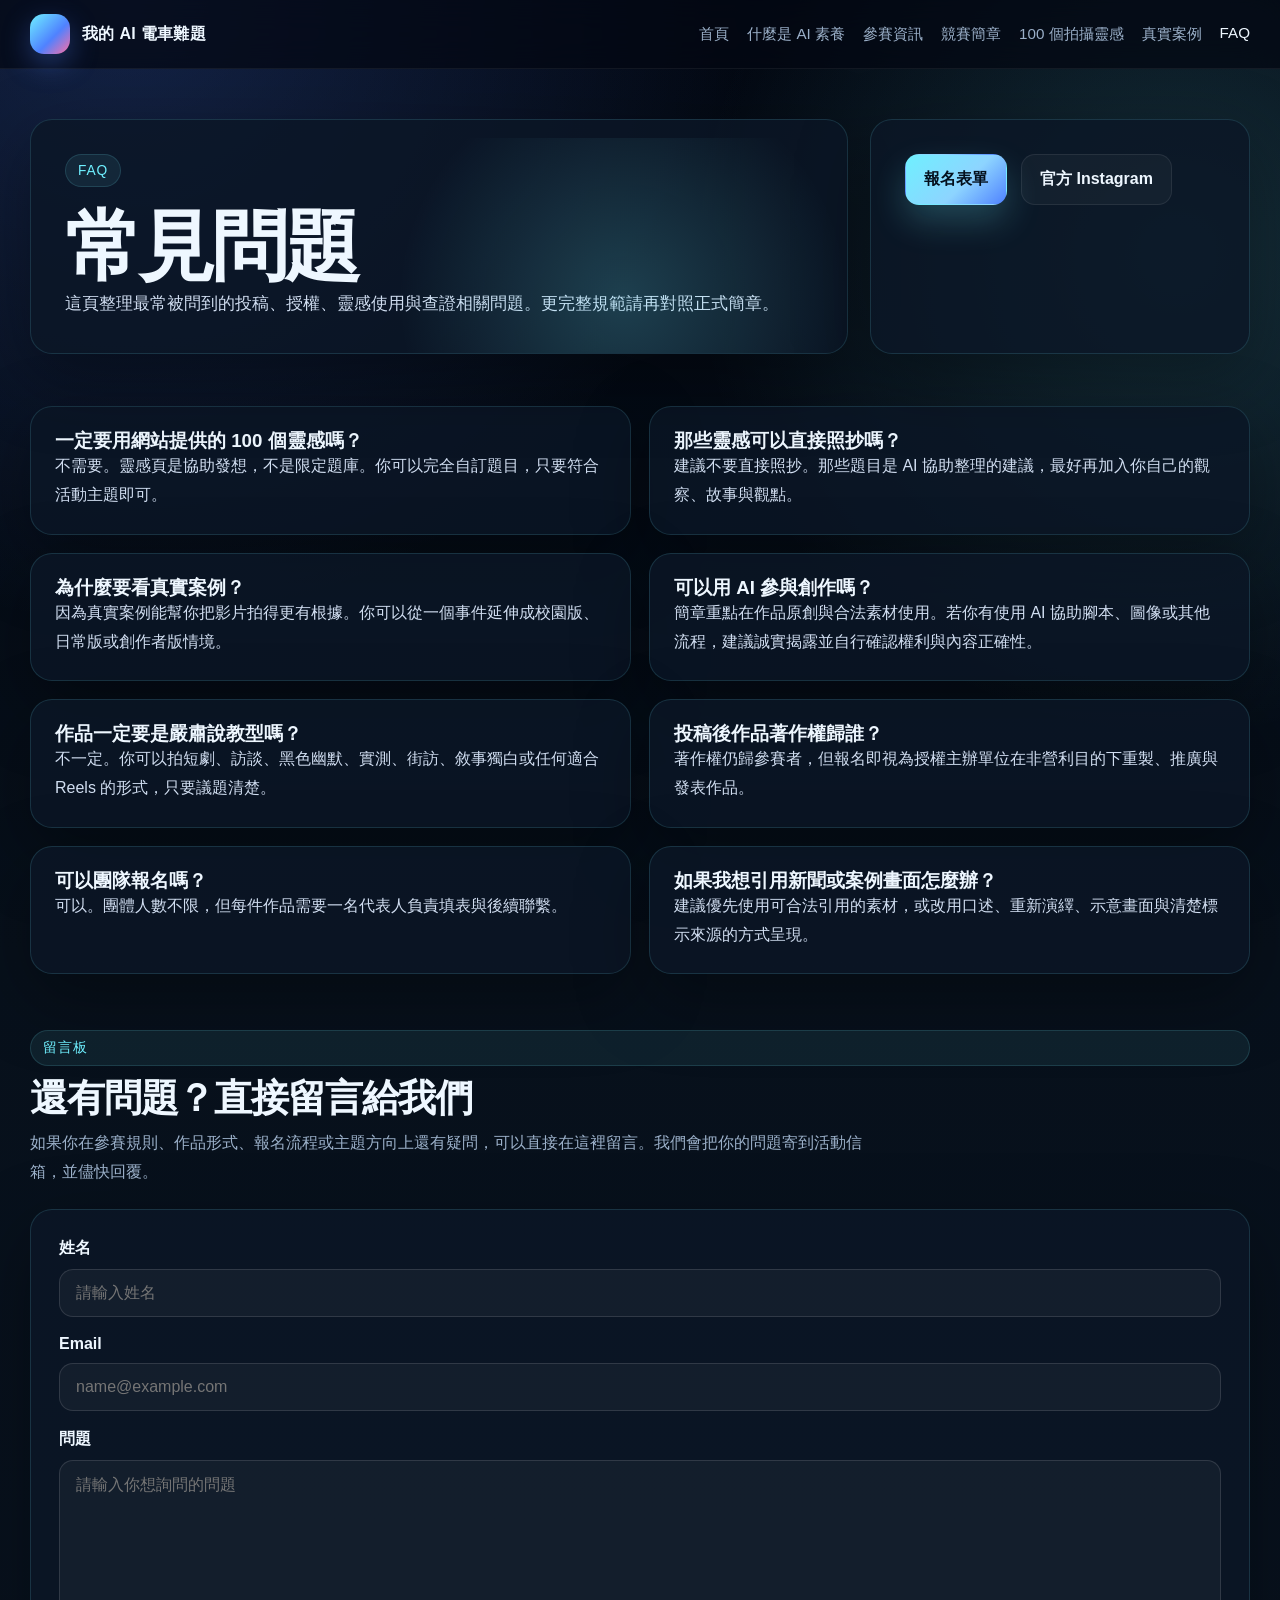
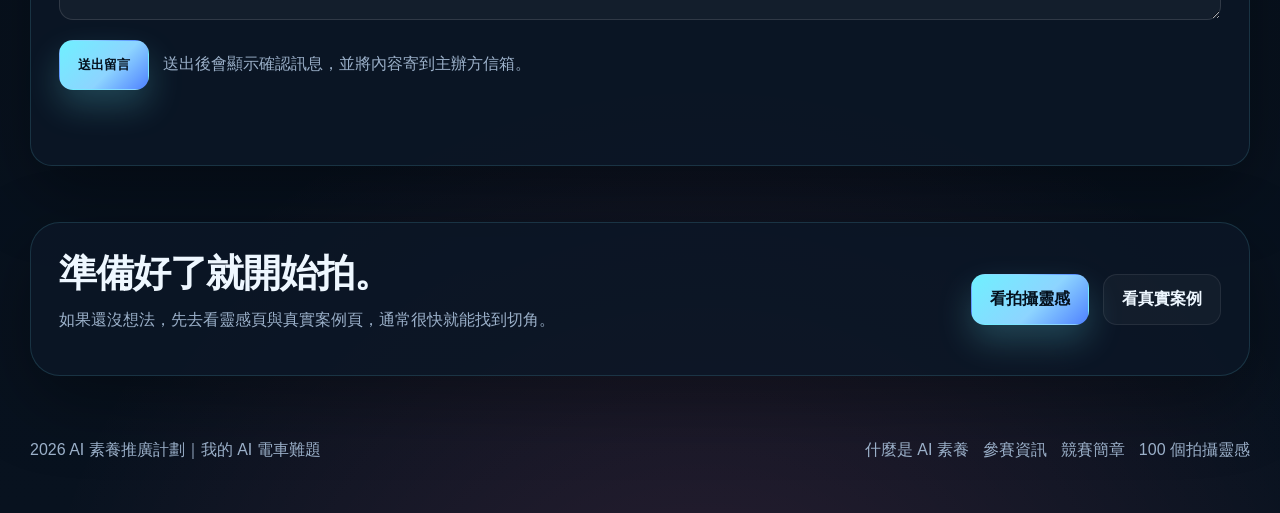
<file: faq.html>
<!DOCTYPE html>
<html lang="zh-Hant">
<head>
  <meta charset="UTF-8">
  <meta name="viewport" content="width=device-width, initial-scale=1.0">
  <title>FAQ｜我的 AI 電車難題</title>
  <meta name="description" content="我的 AI 電車難題競賽 FAQ，整理常見報名、投稿、授權與靈感使用問題。">
  <script async src="https://www.googletagmanager.com/gtag/js?id=G-EQXL71C66C"></script>
  <script>
    window.dataLayer = window.dataLayer || [];
    function gtag(){dataLayer.push(arguments);}
    gtag('js', new Date());
    gtag('config', 'G-EQXL71C66C');
  </script>
  <link rel="stylesheet" href="styles.css">
  <script defer src="analytics.js"></script>
  <script defer src="faq-contact.js"></script>
</head>
<body>
  <nav class="nav">
    <div class="container nav__inner">
      <a class="brand" href="index.html">
        <div class="brand__mark"></div>
        <span>我的 AI 電車難題</span>
      </a>
      <div class="nav__links">
        <a href="index.html">首頁</a>
        <a href="ai-literacy.html">什麼是 AI 素養</a>
        <a href="rules.html">參賽資訊</a>
        <a href="brief.html">競賽簡章</a>
        <a href="ideas.html">100 個拍攝靈感</a>
        <a href="cases.html">真實案例</a>
        <a class="is-active" href="faq.html">FAQ</a>
      </div>
    </div>
  </nav>

  <header class="page-hero">
    <div class="container hero-grid">
      <section class="hero-card">
        <div class="eyebrow">FAQ</div>
        <h1>常見問題</h1>
        <p class="lead">這頁整理最常被問到的投稿、授權、靈感使用與查證相關問題。更完整規範請再對照正式簡章。</p>
      </section>
      <aside class="side-card">
        <div class="btn-row">
          <a class="btn btn--primary" href="https://docs.google.com/forms/d/e/1FAIpQLSfkZITrXMh79MGEy0dctKL2eAKT69iFvFsRBcWh_dK8y5iiig/viewform?usp=dialog" target="_blank" rel="noreferrer">報名表單</a>
          <a class="btn btn--ghost" href="https://www.instagram.com/decodeai.club/" target="_blank" rel="noreferrer">官方 Instagram</a>
        </div>
      </aside>
    </div>
  </header>

  <main>
    <section>
      <div class="container">
        <div class="grid-2">
          <article class="faq-card">
            <h3>一定要用網站提供的 100 個靈感嗎？</h3>
            <p>不需要。靈感頁是協助發想，不是限定題庫。你可以完全自訂題目，只要符合活動主題即可。</p>
          </article>
          <article class="faq-card">
            <h3>那些靈感可以直接照抄嗎？</h3>
            <p>建議不要直接照抄。那些題目是 AI 協助整理的建議，最好再加入你自己的觀察、故事與觀點。</p>
          </article>
          <article class="faq-card">
            <h3>為什麼要看真實案例？</h3>
            <p>因為真實案例能幫你把影片拍得更有根據。你可以從一個事件延伸成校園版、日常版或創作者版情境。</p>
          </article>
          <article class="faq-card">
            <h3>可以用 AI 參與創作嗎？</h3>
            <p>簡章重點在作品原創與合法素材使用。若你有使用 AI 協助腳本、圖像或其他流程，建議誠實揭露並自行確認權利與內容正確性。</p>
          </article>
          <article class="faq-card">
            <h3>作品一定要是嚴肅說教型嗎？</h3>
            <p>不一定。你可以拍短劇、訪談、黑色幽默、實測、街訪、敘事獨白或任何適合 Reels 的形式，只要議題清楚。</p>
          </article>
          <article class="faq-card">
            <h3>投稿後作品著作權歸誰？</h3>
            <p>著作權仍歸參賽者，但報名即視為授權主辦單位在非營利目的下重製、推廣與發表作品。</p>
          </article>
          <article class="faq-card">
            <h3>可以團隊報名嗎？</h3>
            <p>可以。團體人數不限，但每件作品需要一名代表人負責填表與後續聯繫。</p>
          </article>
          <article class="faq-card">
            <h3>如果我想引用新聞或案例畫面怎麼辦？</h3>
            <p>建議優先使用可合法引用的素材，或改用口述、重新演繹、示意畫面與清楚標示來源的方式呈現。</p>
          </article>
        </div>
      </div>
    </section>

    <section>
      <div class="container">
        <div class="section-head">
          <div class="eyebrow">留言板</div>
          <h2>還有問題？直接留言給我們</h2>
          <p>如果你在參賽規則、作品形式、報名流程或主題方向上還有疑問，可以直接在這裡留言。我們會把你的問題寄到活動信箱，並儘快回覆。</p>
        </div>
        <div class="contact-board">
          <form class="contact-form" id="faq-contact-form" action="https://formsubmit.co/ajax/sunnyrain1125@gmail.com" method="POST">
            <input type="hidden" name="_subject" value="AI 素養競賽 FAQ 留言">
            <input type="hidden" name="_captcha" value="false">
            <input type="hidden" name="_template" value="table">
            <input type="text" name="_honey" class="contact-form__hidden" tabindex="-1" autocomplete="off">

            <label class="contact-form__field">
              <span>姓名</span>
              <input type="text" name="name" placeholder="請輸入姓名" required>
            </label>

            <label class="contact-form__field">
              <span>Email</span>
              <input type="email" name="email" placeholder="name@example.com" required>
            </label>

            <label class="contact-form__field">
              <span>問題</span>
              <textarea name="message" rows="6" placeholder="請輸入你想詢問的問題" required></textarea>
            </label>

            <div class="contact-form__actions">
              <button class="btn btn--primary" type="submit">送出留言</button>
              <p class="contact-form__hint">送出後會顯示確認訊息，並將內容寄到主辦方信箱。</p>
            </div>
            <p class="contact-form__status" id="faq-contact-status" aria-live="polite"></p>
          </form>
        </div>
      </div>
    </section>

    <section>
      <div class="container">
        <div class="cta-band">
          <div>
            <h2>準備好了就開始拍。</h2>
            <p class="muted">如果還沒想法，先去看靈感頁與真實案例頁，通常很快就能找到切角。</p>
          </div>
          <div class="btn-row">
            <a class="btn btn--primary" href="ideas.html">看拍攝靈感</a>
            <a class="btn btn--ghost" href="cases.html">看真實案例</a>
          </div>
        </div>
      </div>
    </section>
  </main>

  <footer class="footer">
    <div class="container footer__inner">
      <div>2026 AI 素養推廣計劃｜我的 AI 電車難題</div>
      <div class="footer-links">
        <a href="ai-literacy.html">什麼是 AI 素養</a>
        <a href="rules.html">參賽資訊</a>
        <a href="brief.html">競賽簡章</a>
        <a href="ideas.html">100 個拍攝靈感</a>
      </div>
    </div>
  </footer>
</body>
</html>
</file>
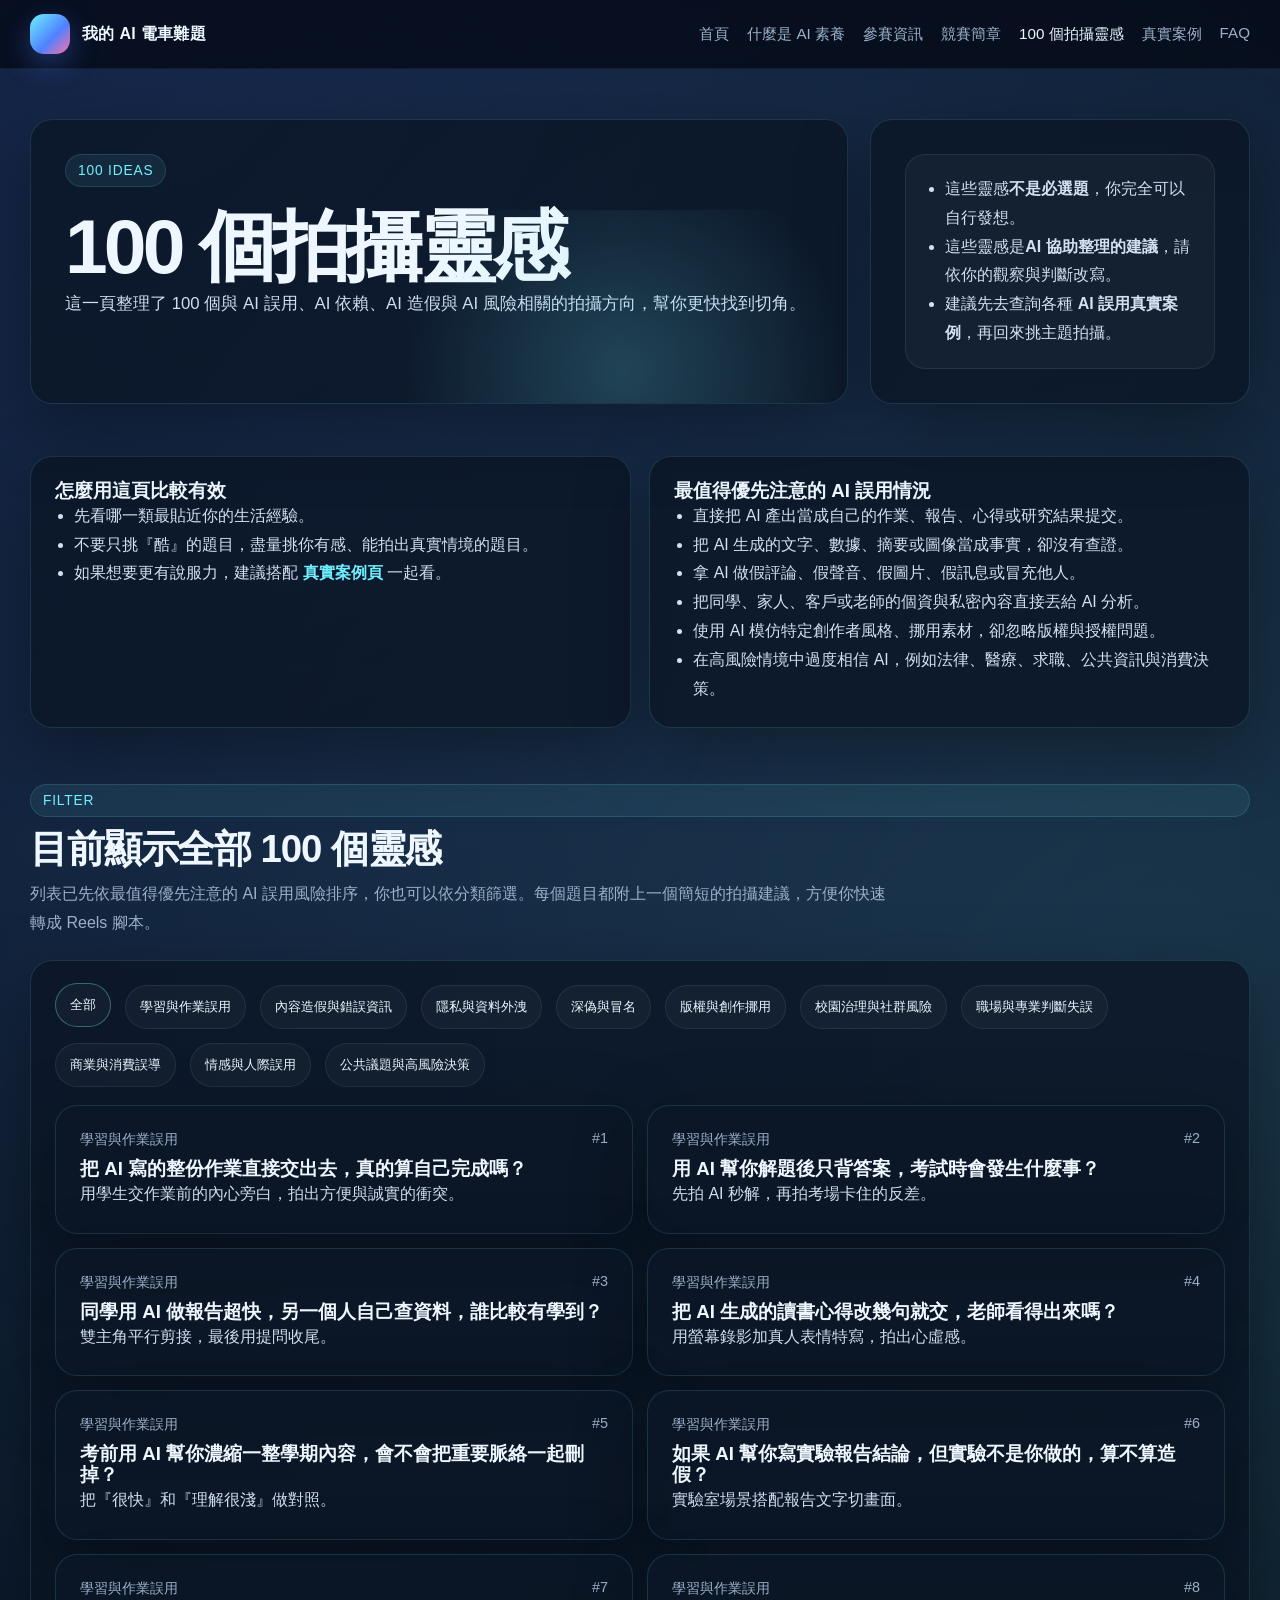
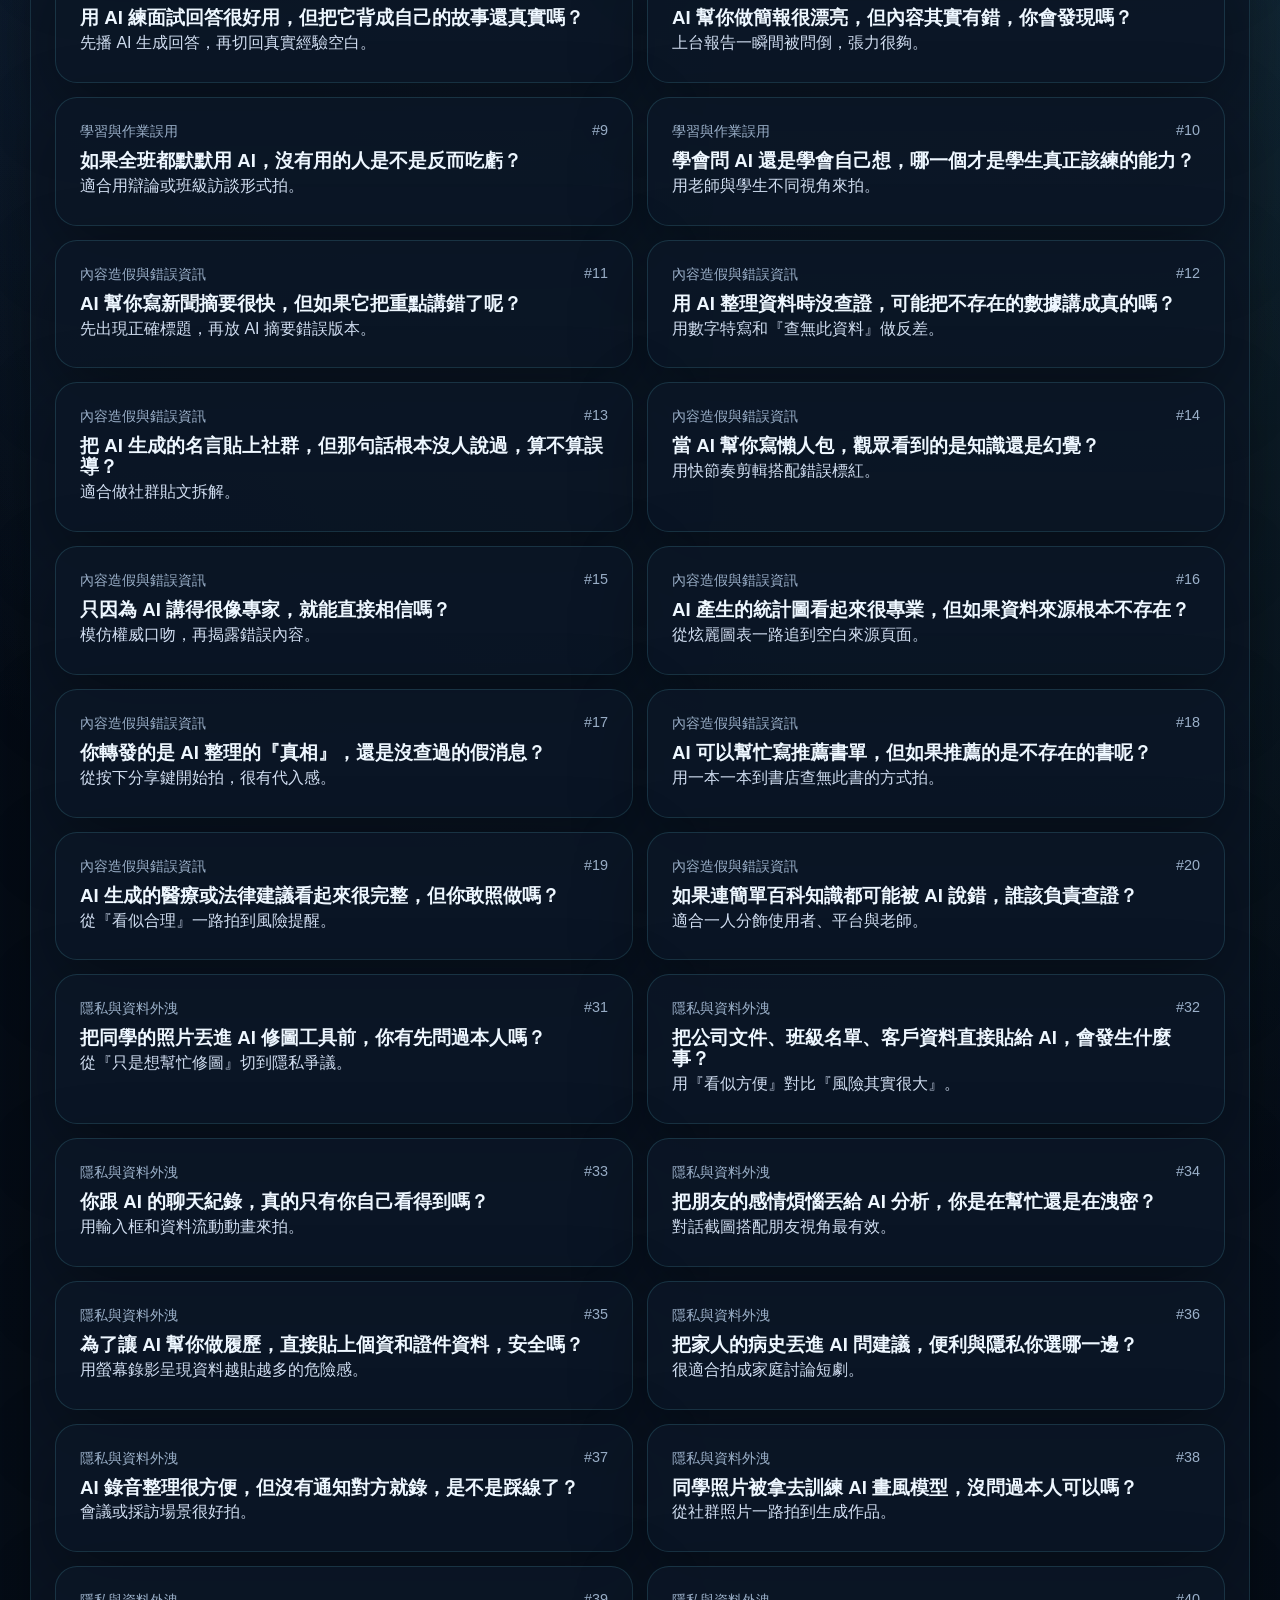
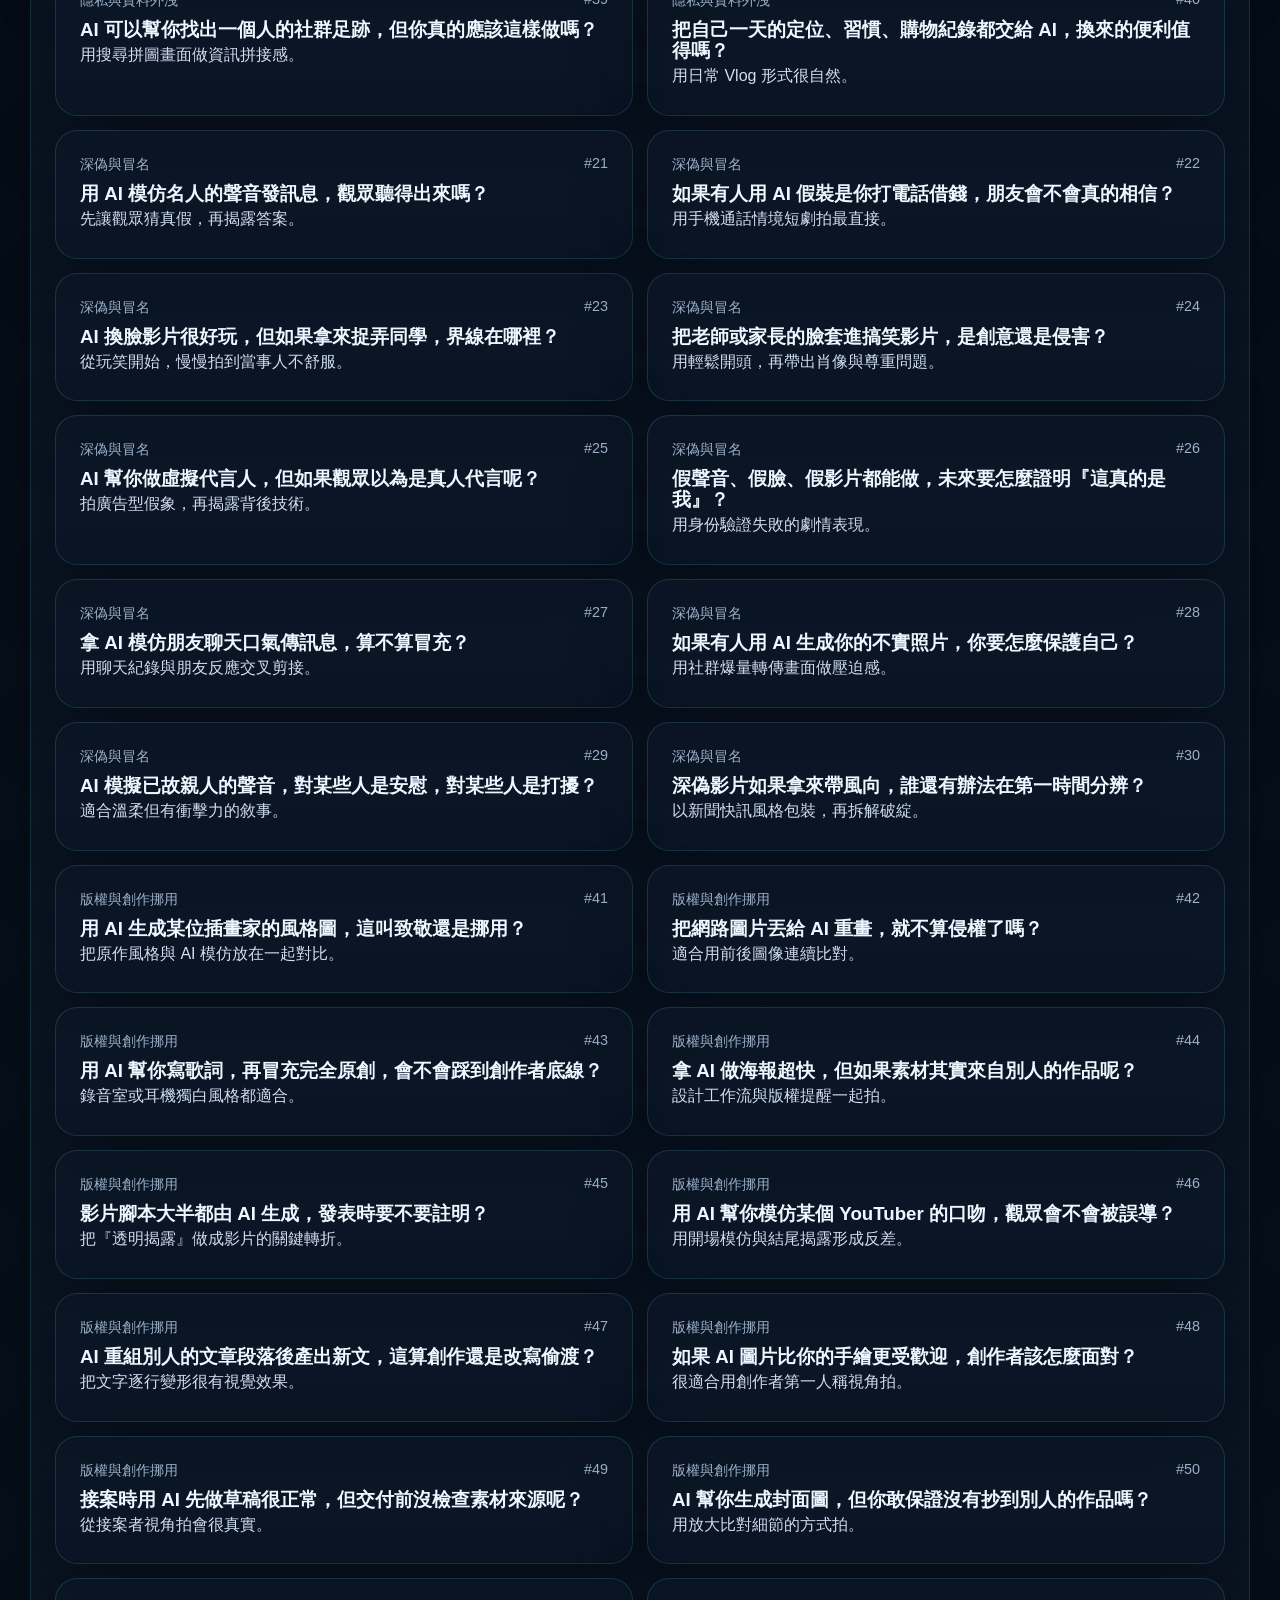
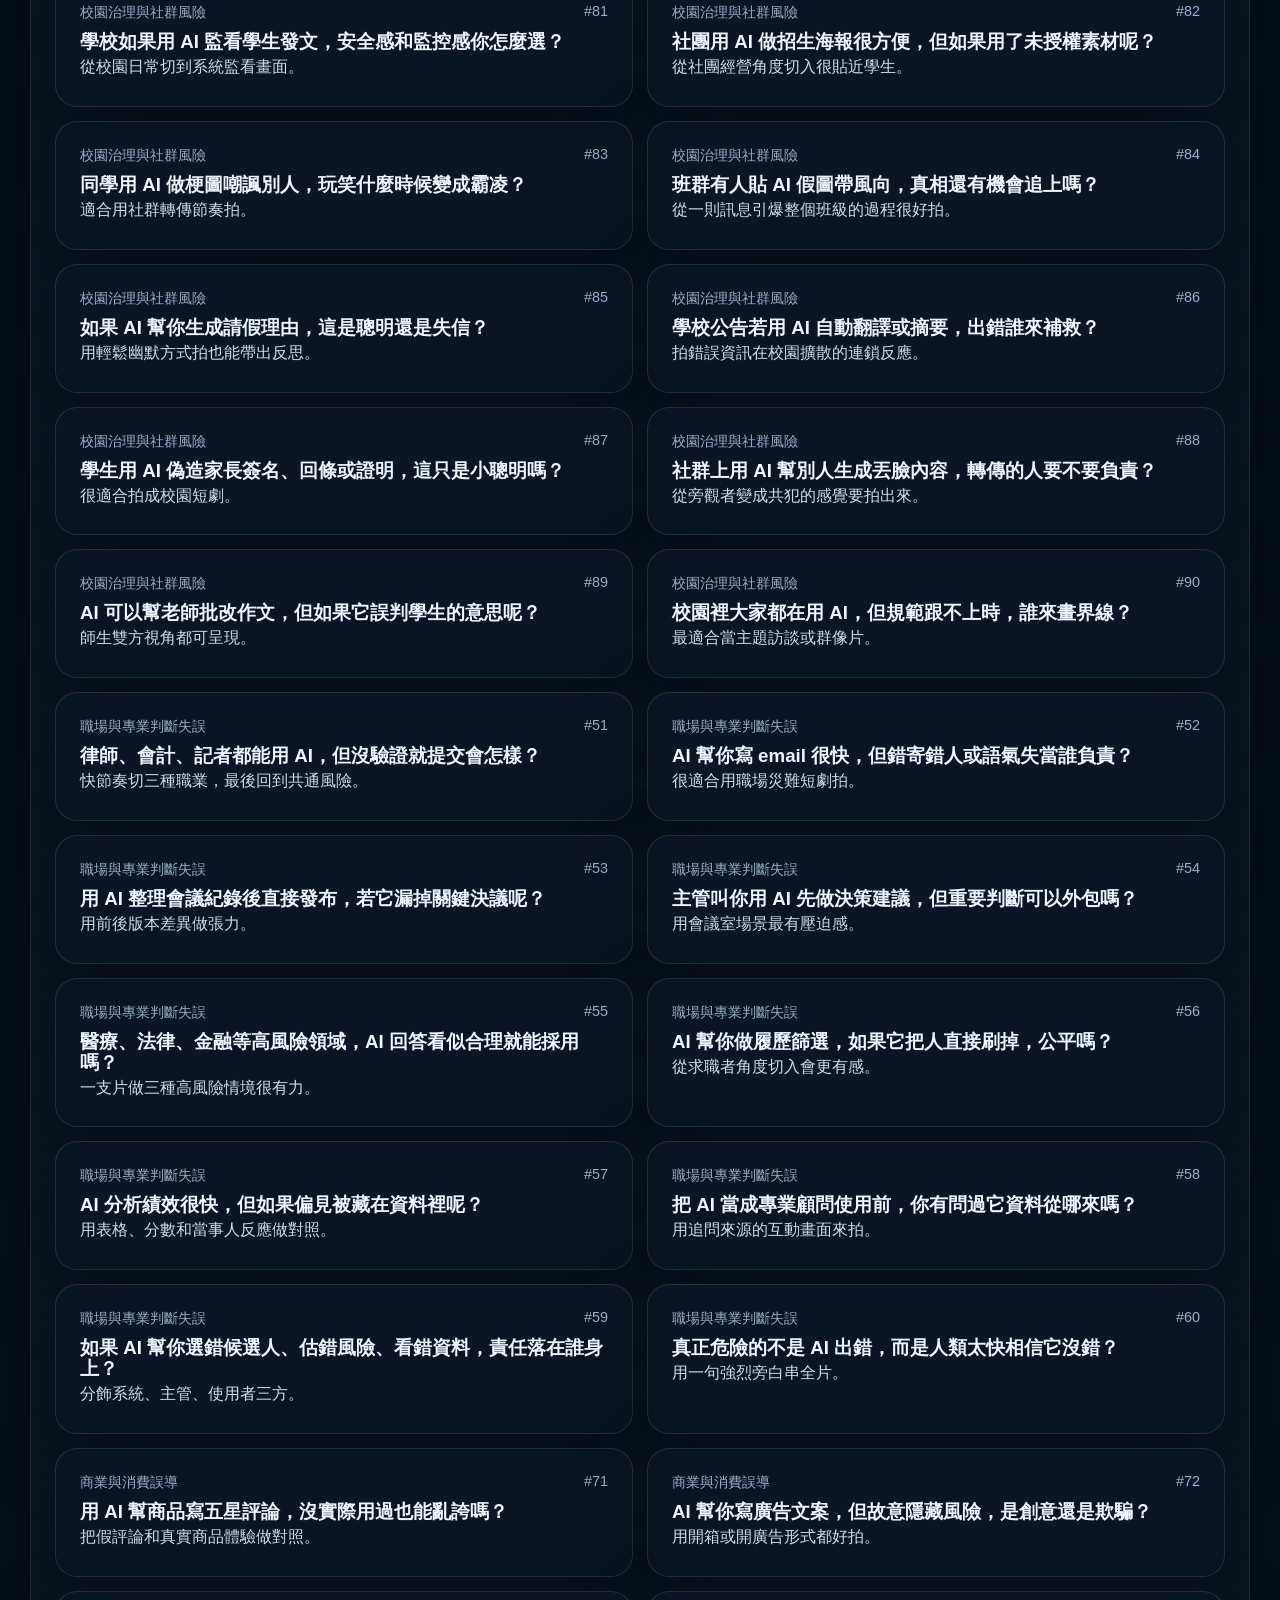
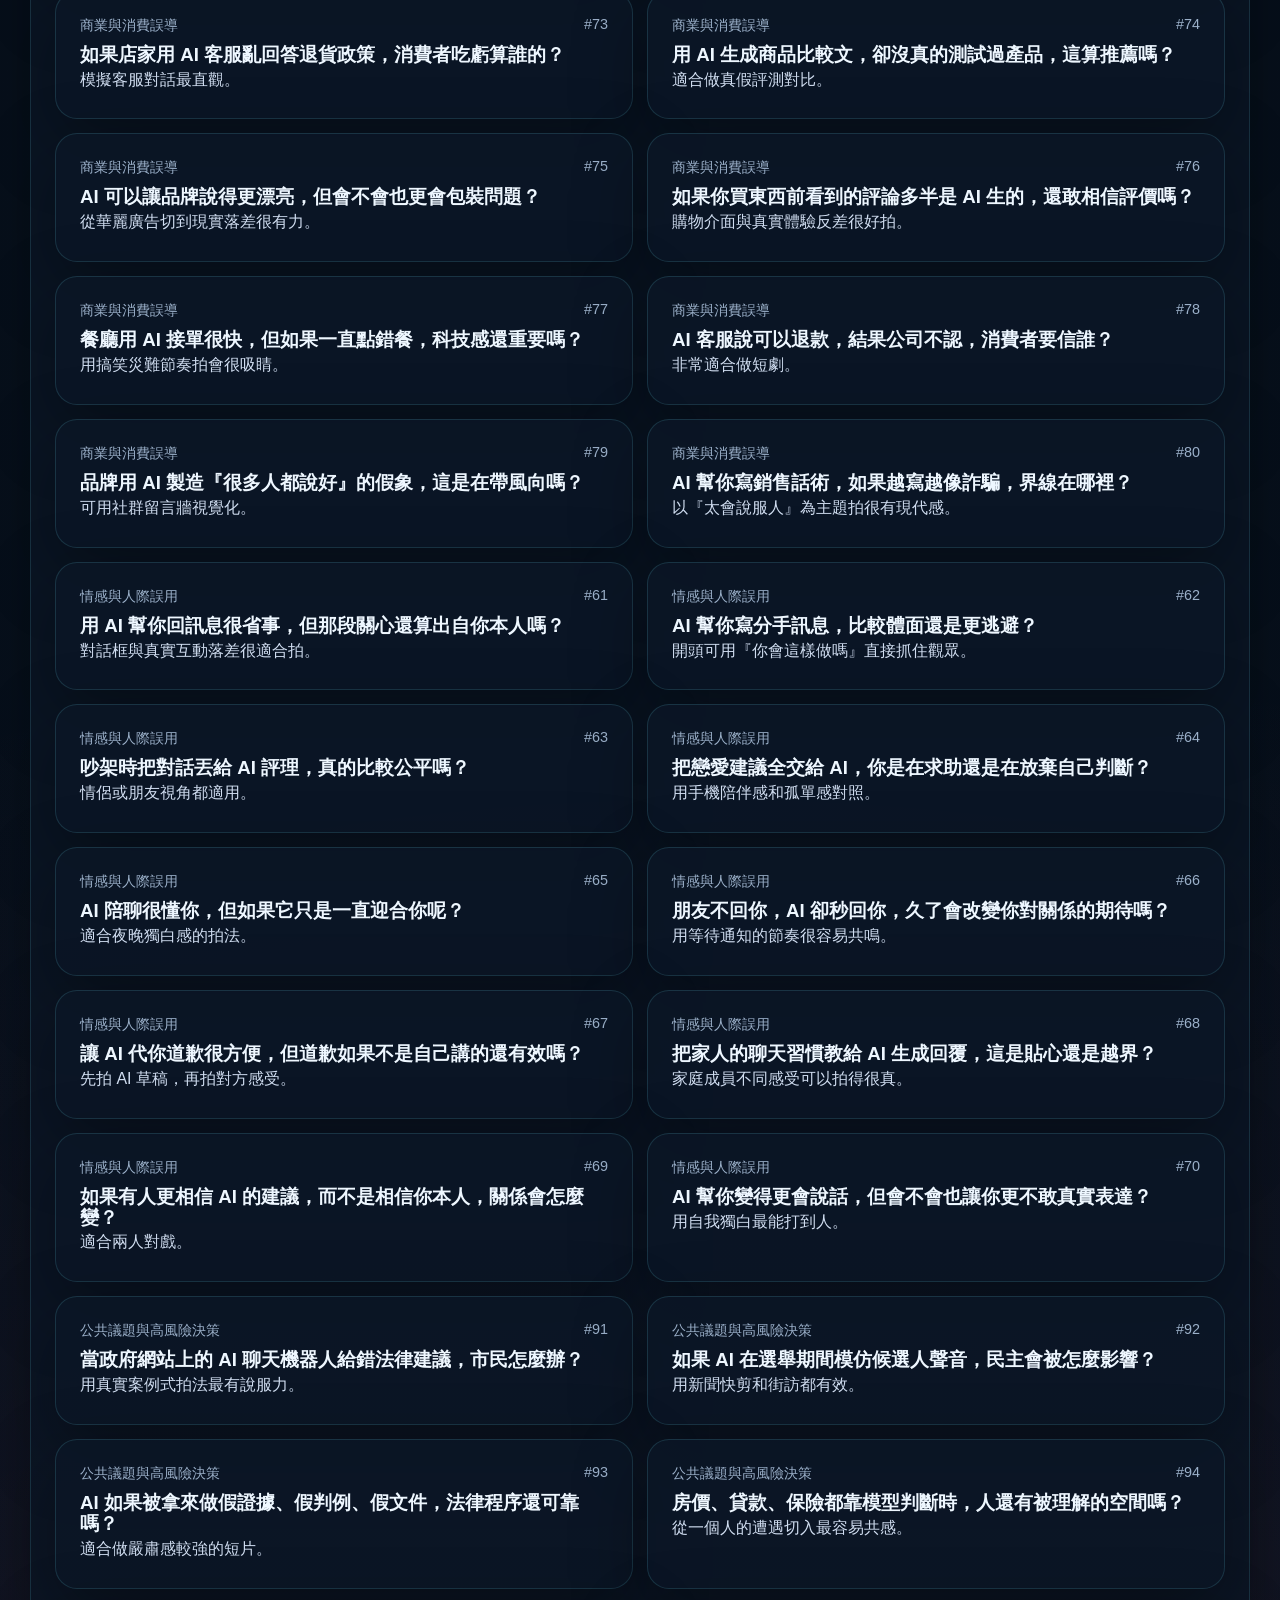
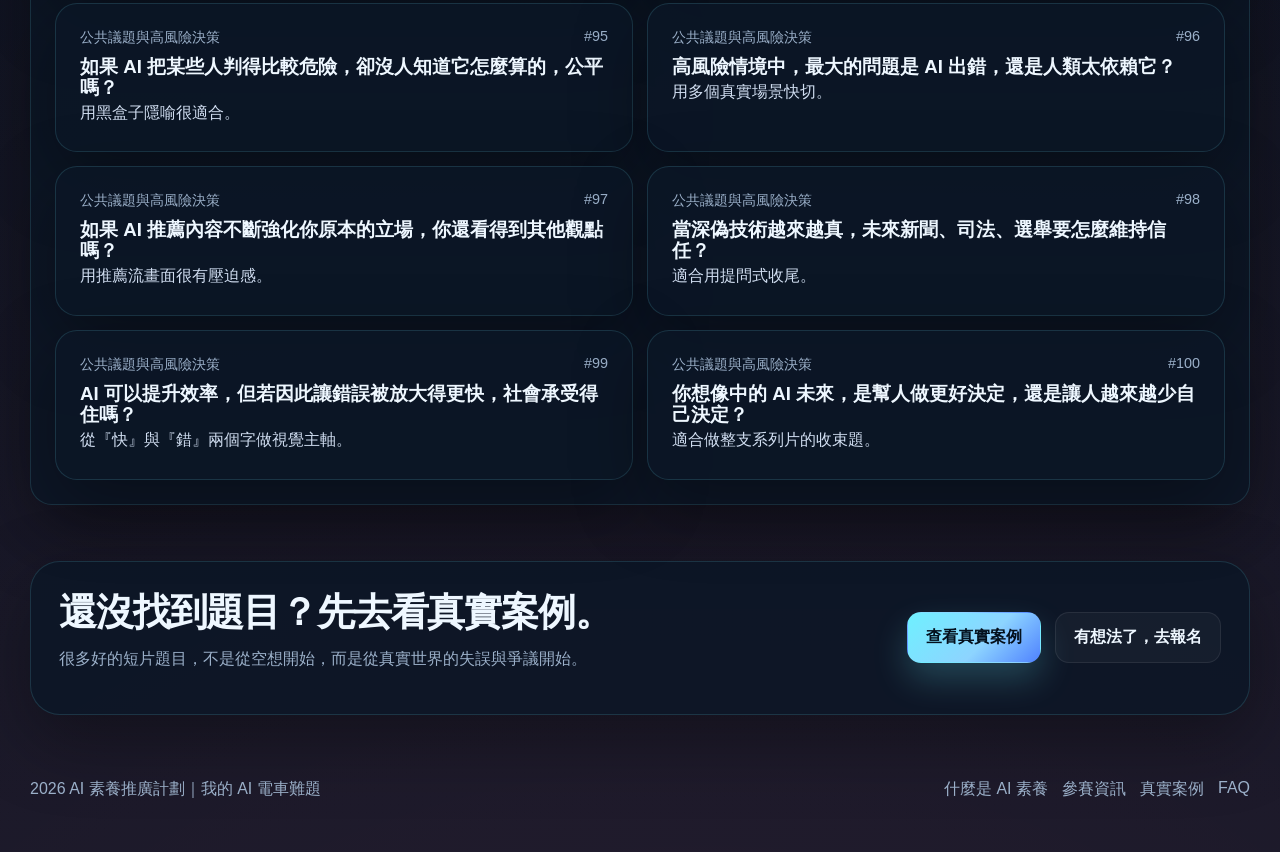
<file: ideas.html>
<!DOCTYPE html>
<html lang="zh-Hant">
<head>
  <meta charset="UTF-8">
  <meta name="viewport" content="width=device-width, initial-scale=1.0">
  <title>100 個拍攝靈感｜我的 AI 電車難題</title>
  <meta name="description" content="100 個 AI 誤用與 AI 素養拍攝靈感，協助學生發想短影音題目。">
  <script async src="https://www.googletagmanager.com/gtag/js?id=G-EQXL71C66C"></script>
  <script>
    window.dataLayer = window.dataLayer || [];
    function gtag(){dataLayer.push(arguments);}
    gtag('js', new Date());
    gtag('config', 'G-EQXL71C66C');
  </script>
  <link rel="stylesheet" href="styles.css">
  <script defer src="analytics.js"></script>
  <script defer src="data.js"></script>
  <script defer src="app.js"></script>
</head>
<body>
  <nav class="nav">
    <div class="container nav__inner">
      <a class="brand" href="index.html">
        <div class="brand__mark"></div>
        <span>我的 AI 電車難題</span>
      </a>
      <div class="nav__links">
        <a href="index.html">首頁</a>
        <a href="ai-literacy.html">什麼是 AI 素養</a>
        <a href="rules.html">參賽資訊</a>
        <a href="brief.html">競賽簡章</a>
        <a class="is-active" href="ideas.html">100 個拍攝靈感</a>
        <a href="cases.html">真實案例</a>
        <a href="faq.html">FAQ</a>
      </div>
    </div>
  </nav>

  <header class="page-hero">
    <div class="container hero-grid">
      <section class="hero-card">
        <div class="eyebrow">100 Ideas</div>
        <h1>100 個拍攝靈感</h1>
        <p class="lead">這一頁整理了 100 個與 AI 誤用、AI 依賴、AI 造假與 AI 風險相關的拍攝方向，幫你更快找到切角。</p>
      </section>
      <aside class="side-card">
        <div class="note-box">
          <ul>
            <li>這些靈感<b>不是必選題</b>，你完全可以自行發想。</li>
            <li>這些靈感是<b>AI 協助整理的建議</b>，請依你的觀察與判斷改寫。</li>
            <li>建議先去查詢各種 <b>AI 誤用真實案例</b>，再回來挑主題拍攝。</li>
          </ul>
        </div>
      </aside>
    </div>
  </header>

  <main>
    <section>
      <div class="container">
        <div class="grid-2">
          <article class="list-card">
            <h3>怎麼用這頁比較有效</h3>
            <ul>
              <li>先看哪一類最貼近你的生活經驗。</li>
              <li>不要只挑『酷』的題目，盡量挑你有感、能拍出真實情境的題目。</li>
              <li>如果想要更有說服力，建議搭配 <a class="source-link" href="cases.html">真實案例頁</a> 一起看。</li>
            </ul>
          </article>
          <article class="list-card">
            <h3>最值得優先注意的 AI 誤用情況</h3>
            <ul>
              <li>直接把 AI 產出當成自己的作業、報告、心得或研究結果提交。</li>
              <li>把 AI 生成的文字、數據、摘要或圖像當成事實，卻沒有查證。</li>
              <li>拿 AI 做假評論、假聲音、假圖片、假訊息或冒充他人。</li>
              <li>把同學、家人、客戶或老師的個資與私密內容直接丟給 AI 分析。</li>
              <li>使用 AI 模仿特定創作者風格、挪用素材，卻忽略版權與授權問題。</li>
              <li>在高風險情境中過度相信 AI，例如法律、醫療、求職、公共資訊與消費決策。</li>
            </ul>
          </article>
        </div>
      </div>
    </section>

    <section>
      <div class="container">
        <div class="section-head">
          <div class="eyebrow">Filter</div>
          <h2 id="ideaCount">目前顯示全部 100 個靈感</h2>
          <p>列表已先依最值得優先注意的 AI 誤用風險排序，你也可以依分類篩選。每個題目都附上一個簡短的拍攝建議，方便你快速轉成 Reels 腳本。</p>
        </div>
        <div class="panel">
          <div class="filters" id="ideaFilters"></div>
          <div class="idea-grid" id="ideaGrid"></div>
        </div>
      </div>
    </section>

    <section>
      <div class="container">
        <div class="cta-band">
          <div>
            <h2>還沒找到題目？先去看真實案例。</h2>
            <p class="muted">很多好的短片題目，不是從空想開始，而是從真實世界的失誤與爭議開始。</p>
          </div>
          <div class="btn-row">
            <a class="btn btn--primary" href="cases.html">查看真實案例</a>
            <a class="btn btn--ghost" href="https://docs.google.com/forms/d/e/1FAIpQLSfkZITrXMh79MGEy0dctKL2eAKT69iFvFsRBcWh_dK8y5iiig/viewform?usp=dialog" target="_blank" rel="noreferrer">有想法了，去報名</a>
          </div>
        </div>
      </div>
    </section>
  </main>

  <footer class="footer">
    <div class="container footer__inner">
      <div>2026 AI 素養推廣計劃｜我的 AI 電車難題</div>
      <div class="footer-links">
        <a href="ai-literacy.html">什麼是 AI 素養</a>
        <a href="rules.html">參賽資訊</a>
        <a href="cases.html">真實案例</a>
        <a href="faq.html">FAQ</a>
      </div>
    </div>
  </footer>
</body>
</html>
</file>
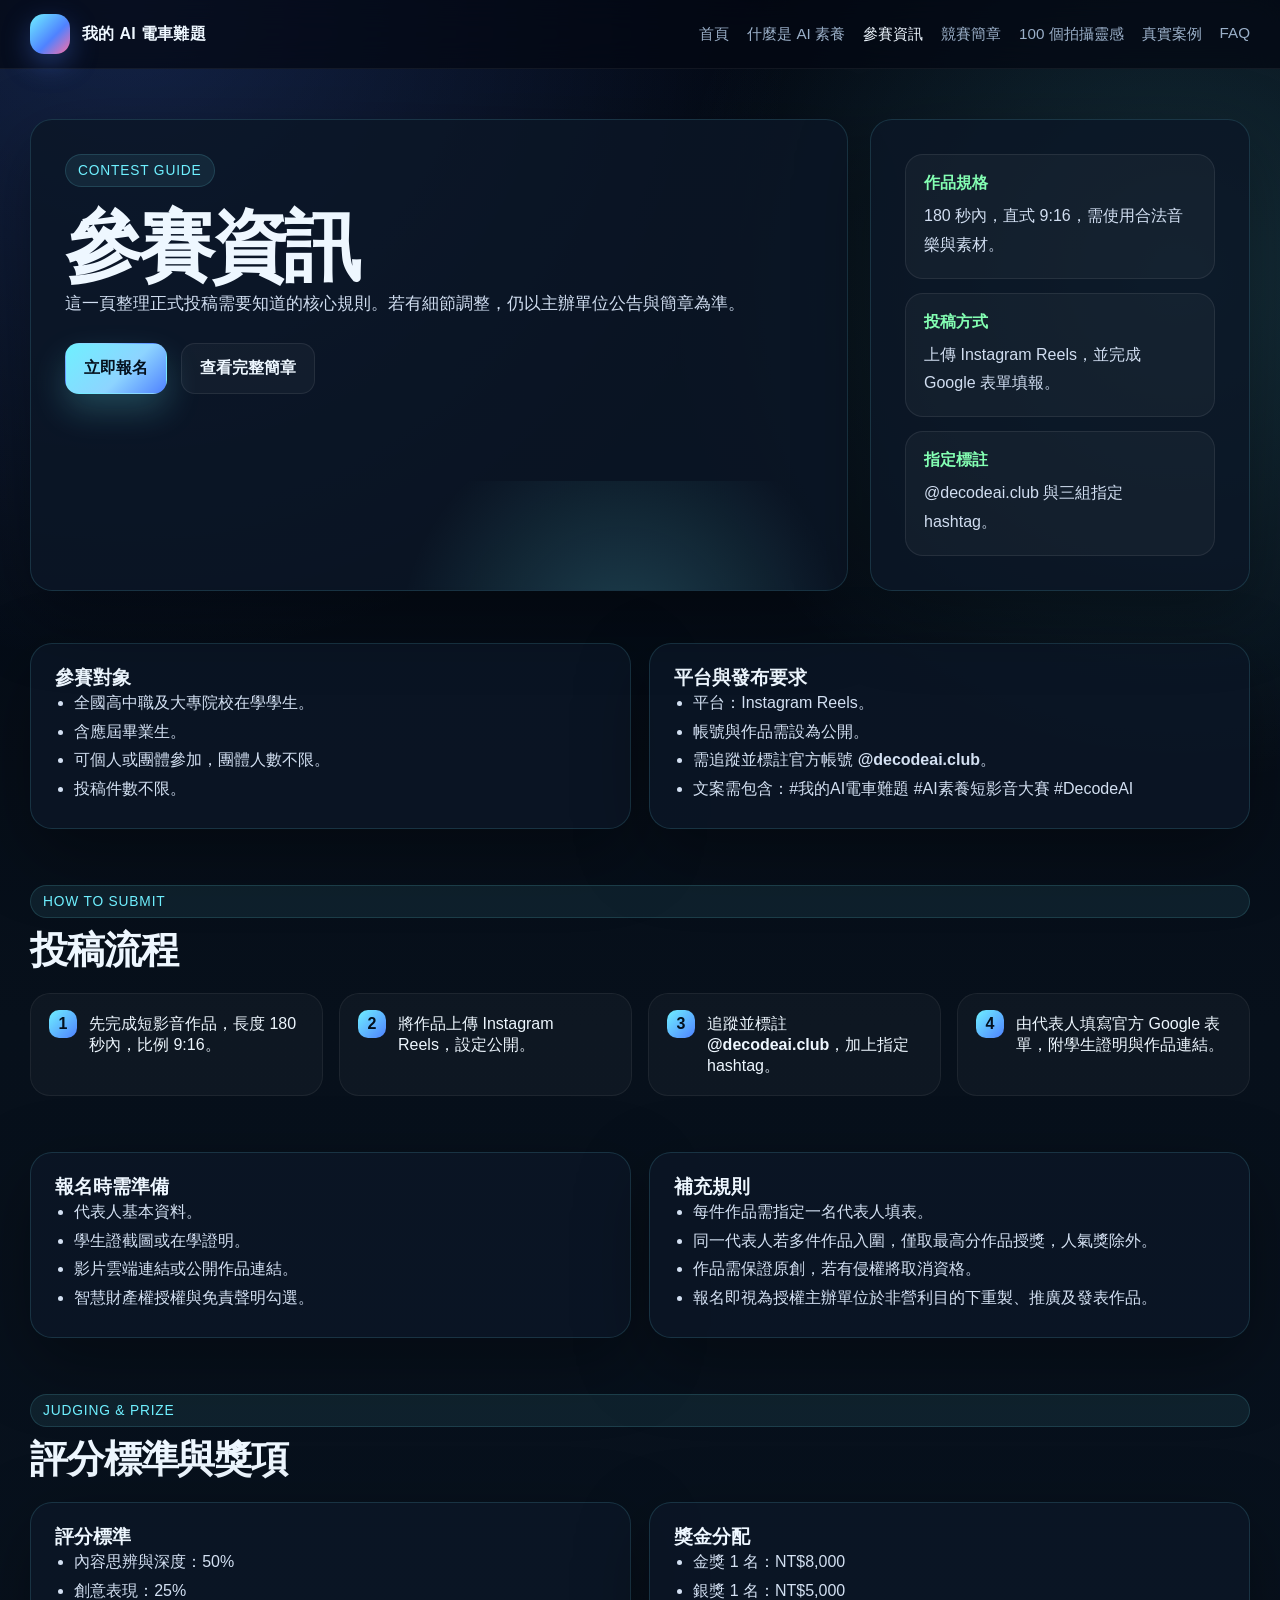
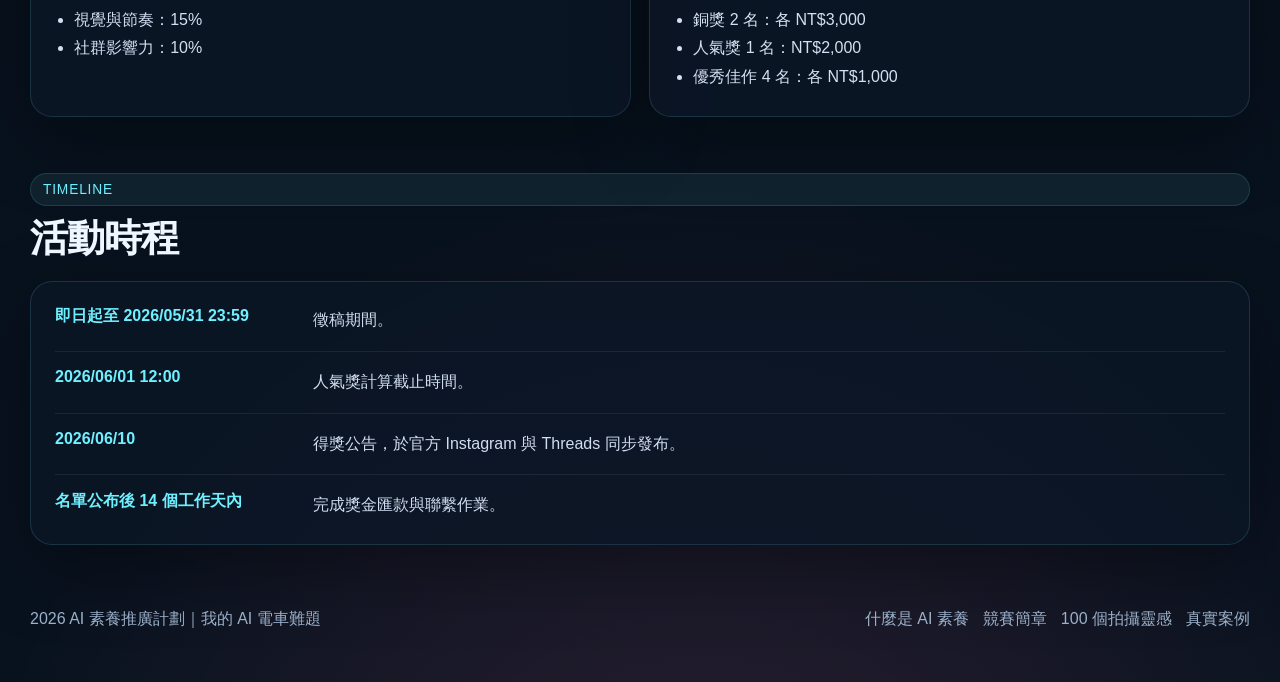
<file: rules.html>
<!DOCTYPE html>
<html lang="zh-Hant">
<head>
  <meta charset="UTF-8">
  <meta name="viewport" content="width=device-width, initial-scale=1.0">
  <title>參賽資訊｜我的 AI 電車難題</title>
  <meta name="description" content="查看我的 AI 電車難題校園創意短片徵稿大賽的參賽資格、投稿方式、評分標準、獎金與時程。">
  <script async src="https://www.googletagmanager.com/gtag/js?id=G-EQXL71C66C"></script>
  <script>
    window.dataLayer = window.dataLayer || [];
    function gtag(){dataLayer.push(arguments);}
    gtag('js', new Date());
    gtag('config', 'G-EQXL71C66C');
  </script>
  <link rel="stylesheet" href="styles.css">
  <script defer src="analytics.js"></script>
</head>
<body>
  <nav class="nav">
    <div class="container nav__inner">
      <a class="brand" href="index.html">
        <div class="brand__mark"></div>
        <span>我的 AI 電車難題</span>
      </a>
      <div class="nav__links">
        <a href="index.html">首頁</a>
        <a href="ai-literacy.html">什麼是 AI 素養</a>
        <a class="is-active" href="rules.html">參賽資訊</a>
        <a href="brief.html">競賽簡章</a>
        <a href="ideas.html">100 個拍攝靈感</a>
        <a href="cases.html">真實案例</a>
        <a href="faq.html">FAQ</a>
      </div>
    </div>
  </nav>

  <header class="page-hero">
    <div class="container hero-grid">
      <section class="hero-card">
        <div class="eyebrow">Contest Guide</div>
        <h1>參賽資訊</h1>
        <p class="lead">這一頁整理正式投稿需要知道的核心規則。若有細節調整，仍以主辦單位公告與簡章為準。</p>
        <div class="btn-row" style="margin-top:24px;">
          <a class="btn btn--primary" href="https://docs.google.com/forms/d/e/1FAIpQLSfkZITrXMh79MGEy0dctKL2eAKT69iFvFsRBcWh_dK8y5iiig/viewform?usp=dialog" target="_blank" rel="noreferrer">立即報名</a>
          <a class="btn btn--ghost" href="brief.html">查看完整簡章</a>
        </div>
      </section>
      <aside class="side-card">
        <div class="metrics">
          <div class="metric-card">
            <strong>作品規格</strong>
            <p>180 秒內，直式 9:16，需使用合法音樂與素材。</p>
          </div>
          <div class="metric-card">
            <strong>投稿方式</strong>
            <p>上傳 Instagram Reels，並完成 Google 表單填報。</p>
          </div>
          <div class="metric-card">
            <strong>指定標註</strong>
            <p>@decodeai.club 與三組指定 hashtag。</p>
          </div>
        </div>
      </aside>
    </div>
  </header>

  <main>
    <section>
      <div class="container">
        <div class="grid-2">
          <article class="list-card">
            <h3>參賽對象</h3>
            <ul>
              <li>全國高中職及大專院校在學學生。</li>
              <li>含應屆畢業生。</li>
              <li>可個人或團體參加，團體人數不限。</li>
              <li>投稿件數不限。</li>
            </ul>
          </article>
          <article class="list-card">
            <h3>平台與發布要求</h3>
            <ul>
              <li>平台：Instagram Reels。</li>
              <li>帳號與作品需設為公開。</li>
              <li>需追蹤並標註官方帳號 <b>@decodeai.club</b>。</li>
              <li>文案需包含：#我的AI電車難題 #AI素養短影音大賽 #DecodeAI</li>
            </ul>
          </article>
        </div>
      </div>
    </section>

    <section>
      <div class="container">
        <div class="section-head">
          <div class="eyebrow">How To Submit</div>
          <h2>投稿流程</h2>
        </div>
        <div class="step-grid">
          <article class="step-card" data-step="1">先完成短影音作品，長度 180 秒內，比例 9:16。</article>
          <article class="step-card" data-step="2">將作品上傳 Instagram Reels，設定公開。</article>
          <article class="step-card" data-step="3">追蹤並標註 <b>@decodeai.club</b>，加上指定 hashtag。</article>
          <article class="step-card" data-step="4">由代表人填寫官方 Google 表單，附學生證明與作品連結。</article>
        </div>
      </div>
    </section>

    <section>
      <div class="container">
        <div class="grid-2">
          <article class="list-card">
            <h3>報名時需準備</h3>
            <ul>
              <li>代表人基本資料。</li>
              <li>學生證截圖或在學證明。</li>
              <li>影片雲端連結或公開作品連結。</li>
              <li>智慧財產權授權與免責聲明勾選。</li>
            </ul>
          </article>
          <article class="list-card">
            <h3>補充規則</h3>
            <ul>
              <li>每件作品需指定一名代表人填表。</li>
              <li>同一代表人若多件作品入圍，僅取最高分作品授獎，人氣獎除外。</li>
              <li>作品需保證原創，若有侵權將取消資格。</li>
              <li>報名即視為授權主辦單位於非營利目的下重製、推廣及發表作品。</li>
            </ul>
          </article>
        </div>
      </div>
    </section>

    <section>
      <div class="container">
        <div class="section-head">
          <div class="eyebrow">Judging & Prize</div>
          <h2>評分標準與獎項</h2>
        </div>
        <div class="grid-2">
          <article class="list-card">
            <h3>評分標準</h3>
            <ul>
              <li>內容思辨與深度：50%</li>
              <li>創意表現：25%</li>
              <li>視覺與節奏：15%</li>
              <li>社群影響力：10%</li>
            </ul>
          </article>
          <article class="list-card">
            <h3>獎金分配</h3>
            <ul>
              <li>金獎 1 名：NT$8,000</li>
              <li>銀獎 1 名：NT$5,000</li>
              <li>銅獎 2 名：各 NT$3,000</li>
              <li>人氣獎 1 名：NT$2,000</li>
              <li>優秀佳作 4 名：各 NT$1,000</li>
            </ul>
          </article>
        </div>
      </div>
    </section>

    <section>
      <div class="container">
        <div class="section-head">
          <div class="eyebrow">Timeline</div>
          <h2>活動時程</h2>
        </div>
        <div class="panel">
          <div class="timeline">
            <div class="timeline-item">
              <strong>即日起至 2026/05/31 23:59</strong>
              <p>徵稿期間。</p>
            </div>
            <div class="timeline-item">
              <strong>2026/06/01 12:00</strong>
              <p>人氣獎計算截止時間。</p>
            </div>
            <div class="timeline-item">
              <strong>2026/06/10</strong>
              <p>得獎公告，於官方 Instagram 與 Threads 同步發布。</p>
            </div>
            <div class="timeline-item">
              <strong>名單公布後 14 個工作天內</strong>
              <p>完成獎金匯款與聯繫作業。</p>
            </div>
          </div>
        </div>
      </div>
    </section>
  </main>

  <footer class="footer">
    <div class="container footer__inner">
      <div>2026 AI 素養推廣計劃｜我的 AI 電車難題</div>
      <div class="footer-links">
        <a href="ai-literacy.html">什麼是 AI 素養</a>
        <a href="brief.html">競賽簡章</a>
        <a href="ideas.html">100 個拍攝靈感</a>
        <a href="cases.html">真實案例</a>
      </div>
    </div>
  </footer>
</body>
</html>
</file>
<file: styles.css>
:root {
  --bg: #07101b;
  --bg-deep: #030812;
  --panel: rgba(11, 23, 39, 0.82);
  --panel-strong: rgba(8, 19, 34, 0.95);
  --line: rgba(111, 237, 255, 0.14);
  --text: #eef7ff;
  --muted: #9bb0c9;
  --cyan: #6ff0ff;
  --blue: #4f82ff;
  --green: #84ffb3;
  --pink: #ff6fa4;
  --yellow: #ffd56d;
  --shadow: 0 24px 72px rgba(0, 0, 0, 0.34);
  --radius-xl: 30px;
  --radius-lg: 22px;
  --radius-md: 16px;
  --max-width: 1220px;
  --display: "Segoe UI", "Noto Sans TC", sans-serif;
  --body: "Microsoft JhengHei", "PingFang TC", sans-serif;
}

* {
  box-sizing: border-box;
}

html {
  scroll-behavior: smooth;
}

body {
  margin: 0;
  color: var(--text);
  font-family: var(--body);
  background:
    radial-gradient(circle at 10% 0%, rgba(79, 130, 255, 0.22), transparent 26%),
    radial-gradient(circle at 92% 12%, rgba(111, 240, 255, 0.16), transparent 22%),
    radial-gradient(circle at 55% 110%, rgba(255, 111, 164, 0.14), transparent 28%),
    linear-gradient(180deg, var(--bg-deep) 0%, var(--bg) 45%, #08121f 100%);
  min-height: 100vh;
}

body::before {
  content: "";
  position: fixed;
  inset: 0;
  pointer-events: none;
  background-image:
    linear-gradient(rgba(255, 255, 255, 0.04) 1px, transparent 1px),
    linear-gradient(90deg, rgba(255, 255, 255, 0.04) 1px, transparent 1px);
  background-size: 32px 32px;
  mask-image: linear-gradient(180deg, rgba(255, 255, 255, 0.42), transparent 80%);
  opacity: 0.32;
}

a {
  color: inherit;
  text-decoration: none;
}

img {
  display: block;
  max-width: 100%;
}

.container {
  width: min(calc(100% - 32px), var(--max-width));
  margin: 0 auto;
}

.nav {
  position: sticky;
  top: 0;
  z-index: 40;
  backdrop-filter: blur(16px);
  background: rgba(3, 8, 18, 0.72);
  border-bottom: 1px solid rgba(255, 255, 255, 0.06);
}

.nav__inner {
  display: flex;
  align-items: center;
  justify-content: space-between;
  gap: 20px;
  padding: 14px 0;
}

.brand {
  display: flex;
  align-items: center;
  gap: 12px;
  font-family: var(--display);
  font-weight: 800;
  letter-spacing: 0.02em;
}

.brand__mark {
  width: 40px;
  height: 40px;
  border-radius: 14px;
  background: linear-gradient(135deg, var(--cyan), var(--blue) 58%, var(--pink));
  box-shadow: 0 10px 28px rgba(79, 130, 255, 0.34);
}

.nav__links {
  display: flex;
  flex-wrap: wrap;
  gap: 10px 18px;
  color: var(--muted);
  font-size: 0.95rem;
}

.nav__links a {
  padding: 6px 0;
}

.nav__links a:hover,
.nav__links a.is-active {
  color: var(--text);
}

.page-hero {
  padding: 50px 0 24px;
}

.hero-grid {
  display: grid;
  grid-template-columns: minmax(0, 1.15fr) 380px;
  gap: 22px;
}

.hero-card,
.side-card,
.panel,
.list-card,
.cta-band,
.brief-frame,
.faq-card,
.idea-card,
.case-card {
  background: var(--panel);
  border: 1px solid var(--line);
  box-shadow: var(--shadow);
}

.hero-card,
.side-card,
.panel,
.list-card,
.brief-frame,
.faq-card,
.idea-card,
.case-card {
  border-radius: var(--radius-lg);
}

.hero-card,
.side-card {
  position: relative;
  overflow: hidden;
  padding: 34px;
}

.hero-card::after {
  content: "";
  position: absolute;
  inset: auto -10% -45% 35%;
  height: 320px;
  background: radial-gradient(circle, rgba(111, 240, 255, 0.2), transparent 65%);
  pointer-events: none;
}

.eyebrow {
  display: inline-flex;
  align-items: center;
  gap: 8px;
  padding: 8px 12px;
  border-radius: 999px;
  font-size: 0.86rem;
  letter-spacing: 0.06em;
  text-transform: uppercase;
  color: var(--cyan);
  background: rgba(111, 240, 255, 0.08);
  border: 1px solid rgba(111, 240, 255, 0.14);
}

h1,
h2,
h3 {
  margin: 0;
  font-family: var(--display);
  line-height: 1.12;
}

h1 {
  margin-top: 16px;
  font-size: clamp(2.5rem, 6vw, 4.9rem);
  letter-spacing: -0.05em;
}

h2 {
  font-size: clamp(1.8rem, 3vw, 2.5rem);
  letter-spacing: -0.03em;
}

.lead {
  margin: 18px 0 0;
  color: #cbdaef;
  font-size: 1.05rem;
  line-height: 1.9;
}

.hero-quote,
.note-box,
.mini-card,
.metric-card {
  background: rgba(255, 255, 255, 0.035);
  border: 1px solid rgba(255, 255, 255, 0.08);
}

.hero-quote {
  margin: 18px 0 24px;
  padding: 18px 20px;
  border-radius: 18px;
  line-height: 1.85;
  color: #d7e4f8;
}

.btn-row,
.chip-row,
.footer-links,
.info-grid,
.metrics,
.filters {
  display: flex;
  flex-wrap: wrap;
  gap: 14px;
}

.btn {
  display: inline-flex;
  align-items: center;
  justify-content: center;
  min-height: 50px;
  padding: 14px 18px;
  border-radius: 14px;
  border: 1px solid transparent;
  font-weight: 700;
  transition: 0.22s ease;
}

.btn--primary {
  color: #04101d;
  background: linear-gradient(135deg, var(--cyan), #8dd4ff 58%, var(--blue));
  box-shadow: 0 16px 34px rgba(111, 240, 255, 0.22);
}

.btn--ghost {
  color: var(--text);
  background: rgba(255, 255, 255, 0.035);
  border-color: rgba(255, 255, 255, 0.08);
}

.btn:hover,
.chip:hover,
.chip.is-active {
  transform: translateY(-2px);
  border-color: rgba(111, 240, 255, 0.35);
}

main section {
  padding: 28px 0;
}

.section-head {
  display: grid;
  gap: 10px;
  margin-bottom: 22px;
}

.section-head p,
.side-card p,
.panel p,
.list-card p,
.faq-card p,
.idea-card p,
.case-card p,
.mini-card p,
.metric-card p,
.hero-card p {
  margin: 0;
  color: #d1def1;
  line-height: 1.8;
}

.section-head p {
  max-width: 860px;
  color: var(--muted);
}

.panel,
.list-card,
.faq-card,
.idea-card,
.case-card {
  padding: 24px;
}

.grid-2,
.grid-3,
.grid-4,
.grid-5 {
  display: grid;
  gap: 18px;
}

.grid-2 {
  grid-template-columns: repeat(2, minmax(0, 1fr));
}

.grid-3 {
  grid-template-columns: repeat(3, minmax(0, 1fr));
}

.grid-4 {
  grid-template-columns: repeat(4, minmax(0, 1fr));
}

.grid-5 {
  grid-template-columns: repeat(5, minmax(0, 1fr));
}

.mini-card,
.metric-card {
  border-radius: 18px;
  padding: 18px;
}

.mini-card strong,
.metric-card strong,
.case-card strong,
.idea-card strong {
  display: block;
  margin-bottom: 8px;
  color: var(--green);
}

.note-box {
  padding: 20px;
  border-radius: 20px;
}

.note-box ul,
.list-card ul,
.list-card ol,
.panel ul,
.panel ol {
  margin: 0;
  padding-left: 1.2rem;
  color: #d3e0f2;
  line-height: 1.8;
}

.step-grid {
  display: grid;
  grid-template-columns: repeat(4, minmax(0, 1fr));
  gap: 16px;
}

.step-card {
  position: relative;
  padding: 20px 18px 18px 58px;
  border-radius: 20px;
  background: rgba(255, 255, 255, 0.03);
  border: 1px solid rgba(255, 255, 255, 0.06);
}

.step-card::before {
  content: attr(data-step);
  position: absolute;
  left: 18px;
  top: 16px;
  width: 28px;
  height: 28px;
  display: grid;
  place-items: center;
  border-radius: 10px;
  color: #03101d;
  font-weight: 800;
  background: linear-gradient(135deg, var(--cyan), var(--blue));
}

.timeline {
  display: grid;
  gap: 16px;
}

.timeline-item {
  display: grid;
  grid-template-columns: 240px minmax(0, 1fr);
  gap: 18px;
  padding-bottom: 16px;
  border-bottom: 1px solid rgba(255, 255, 255, 0.07);
}

.timeline-item:last-child {
  border-bottom: 0;
  padding-bottom: 0;
}

.timeline-item strong {
  color: var(--cyan);
}

.brief-toolbar {
  display: flex;
  justify-content: space-between;
  align-items: center;
  gap: 14px;
  flex-wrap: wrap;
  padding: 18px 20px;
  border-bottom: 1px solid rgba(255, 255, 255, 0.06);
}

.brief-frame {
  overflow: hidden;
}

iframe {
  width: 100%;
  height: 760px;
  border: 0;
  background: #0a1424;
}

.chip {
  display: inline-flex;
  align-items: center;
  justify-content: center;
  padding: 12px 14px;
  border-radius: 999px;
  cursor: pointer;
  background: rgba(255, 255, 255, 0.03);
  border: 1px solid rgba(255, 255, 255, 0.08);
  color: var(--text);
  transition: 0.2s ease;
}

.filters {
  margin-bottom: 18px;
}

.idea-grid,
.case-grid {
  display: grid;
  grid-template-columns: repeat(2, minmax(0, 1fr));
  gap: 14px;
}

.idea-card__meta,
.case-card__meta {
  display: flex;
  justify-content: space-between;
  gap: 12px;
  margin-bottom: 10px;
  color: var(--muted);
  font-size: 0.9rem;
}

.source-link {
  color: var(--cyan);
  font-weight: 700;
}

.contact-board {
  background: var(--panel);
  border: 1px solid var(--line);
  border-radius: var(--radius-lg);
  box-shadow: var(--shadow);
  padding: 28px;
}

.contact-form {
  display: grid;
  gap: 18px;
}

.contact-form__field {
  display: grid;
  gap: 10px;
}

.contact-form__field span {
  font-weight: 700;
  color: var(--text);
}

.contact-form__field input,
.contact-form__field textarea {
  width: 100%;
  border: 1px solid rgba(255, 255, 255, 0.12);
  border-radius: 14px;
  background: rgba(255, 255, 255, 0.04);
  color: var(--text);
  padding: 14px 16px;
  font: inherit;
  outline: none;
  transition: border-color 0.2s ease, box-shadow 0.2s ease;
}

.contact-form__field input:focus,
.contact-form__field textarea:focus {
  border-color: rgba(111, 240, 255, 0.45);
  box-shadow: 0 0 0 4px rgba(111, 240, 255, 0.12);
}

.contact-form__field textarea {
  resize: vertical;
  min-height: 160px;
}

.contact-form__actions {
  display: flex;
  flex-wrap: wrap;
  align-items: center;
  gap: 14px;
}

.contact-form__hint {
  color: var(--muted);
}

.contact-form__status {
  min-height: 28px;
  margin: 0;
  font-weight: 700;
  color: var(--green);
}

.contact-form__status.is-error {
  color: #ff9aa8;
}

.contact-form__hidden {
  position: absolute;
  opacity: 0;
  pointer-events: none;
}

.cta-band {
  border-radius: var(--radius-xl);
  padding: 28px;
  display: flex;
  justify-content: space-between;
  align-items: center;
  gap: 20px;
}

.footer {
  padding: 36px 0 52px;
  color: var(--muted);
}

.footer__inner {
  display: flex;
  justify-content: space-between;
  gap: 18px;
  align-items: center;
  flex-wrap: wrap;
}

.muted {
  color: var(--muted);
}

@media (max-width: 1120px) {
  .hero-grid,
  .grid-2,
  .grid-3,
  .grid-4,
  .grid-5,
  .idea-grid,
  .case-grid,
  .step-grid {
    grid-template-columns: 1fr;
  }

  .timeline-item {
    grid-template-columns: 1fr;
  }

  .cta-band {
    flex-direction: column;
    align-items: flex-start;
  }
}

@media (max-width: 760px) {
  .nav__inner {
    flex-direction: column;
    align-items: flex-start;
  }

  .hero-card,
  .side-card,
  .panel,
  .list-card,
  .faq-card,
  .idea-card,
  .case-card,
  .cta-band {
    padding: 20px;
  }

  iframe {
    height: 520px;
  }
}
</file>
